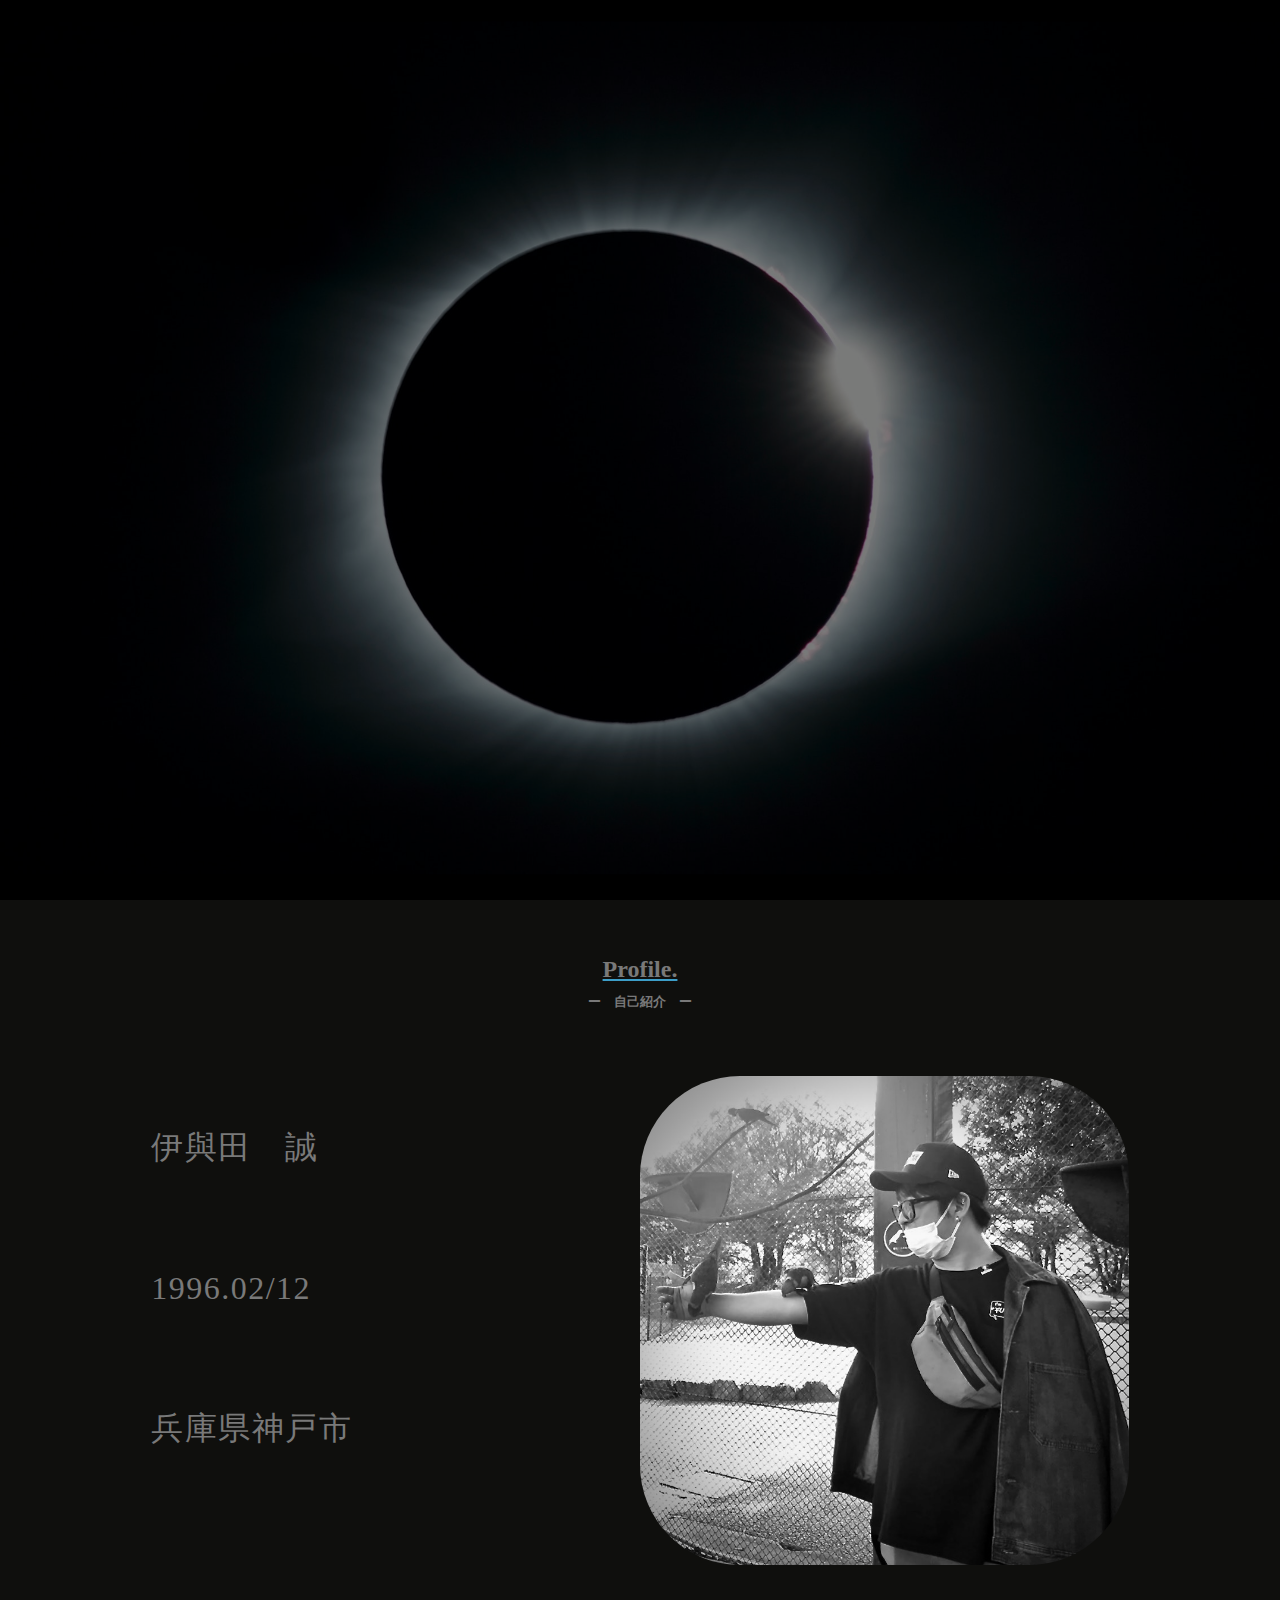
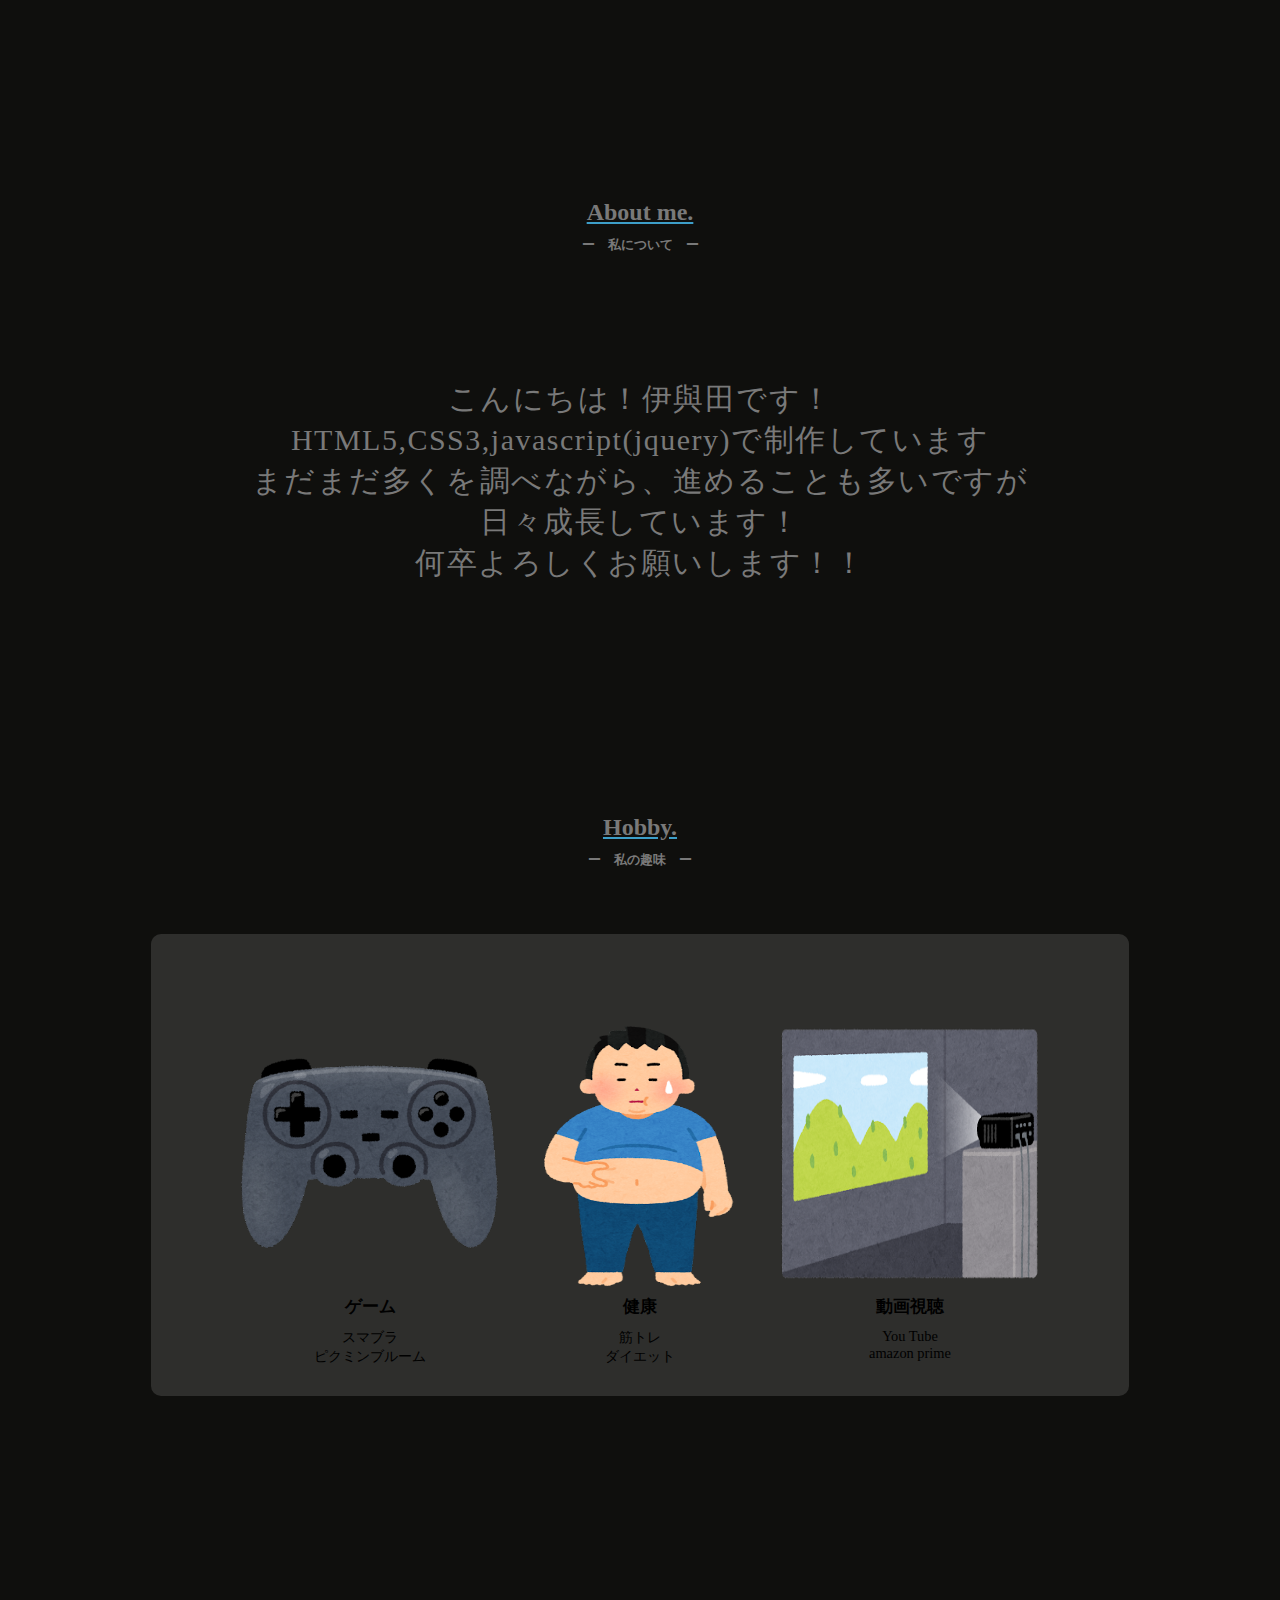
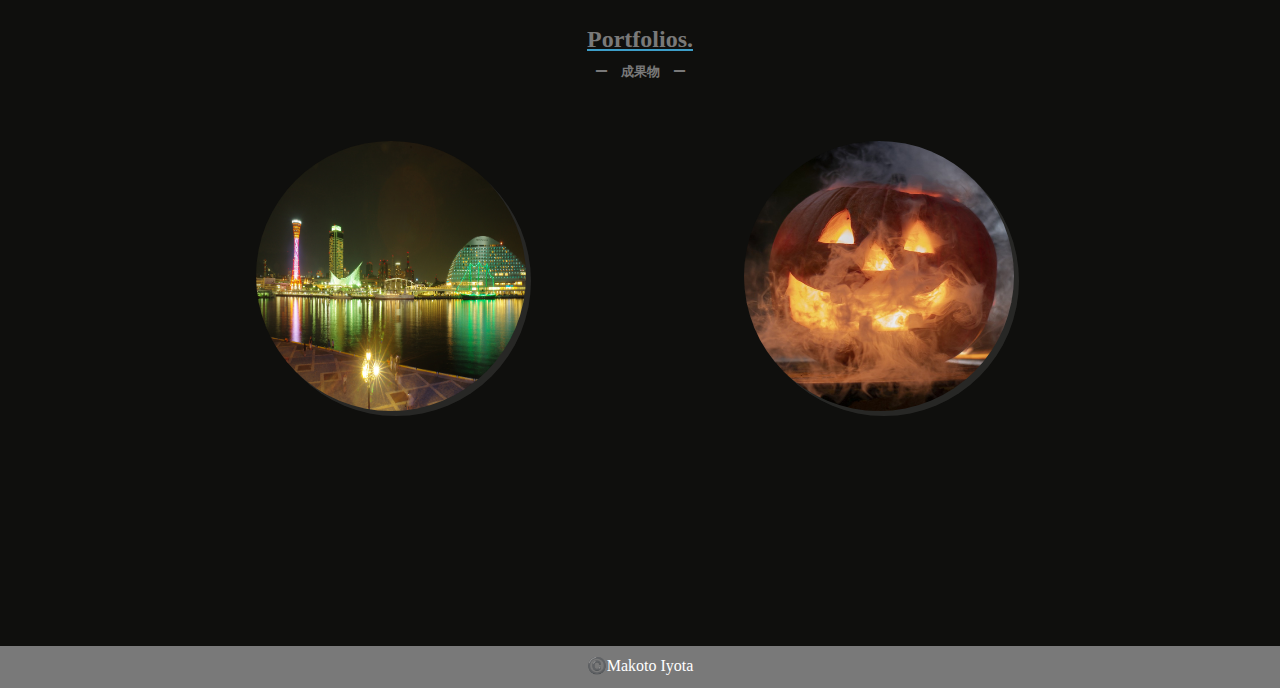
<file: index.html>
<!DOCTYPE html>
<html lang="ja">

<head>
    <meta charset="UTF-8">
    <meta name="viewport" content="width=device-width,iniial-scale=1.0,minimum-scale=1.0">
    <title>Portfolio</title>
    <link rel="stylesheet" href="style.css">
    <link rel="stylesheet" href="smartphone.css" media="screen and (max-width: 480px)">
    <script src="https://ajax.googleapis.com/ajax/libs/jquery/3.4.1/jquery.min.js">
    </script>
    <script src="index.js" type="text/javascript">
    </script>
</head>

<body>
    <header id="header">
        <h1 class="site-title">
            <a href="#mainvisual">
                <img class="moon" src="image/top-aicon.jpg" alt="moon">
            </a>
        </h1>

        <div class="hamburger">
            <span></span>
            <span></span>
            <span></span>
        </div>
        <nav class="globalMenuSp">

            <ul>
                <li>
                    <a href="#profile">Profile</a>
                </li>
                <li>
                    <a href="#about">About</a>
                </li>

                <li>
                    <a href="#hobby">Hobby</a>
                </li>
                <li>
                    <a href="#portfolios">Portfolios</a>
                </li>
                <li>
                    <a href="https://twitter.com/maKoto_wEb1" target="_blank">
                        <img class="icon" src="image/twitter-sign.png" alt="twitter">
                    </a>
                </li>
            </ul>

        </nav>

    </header>

    <main>
        <div id="mainvisual">
            <picture>
                <img src="image/mark-tegethoff-NbgQfUvKFE0-unsplash.jpg" alt="twitter">
            </picture>
        </div>
    </main>

    <section id="profile" class="wrapper">
        <div class="sec-title">
            <h2>Profile.</h2>
            <h5>ー　自己紹介　ー</h5>
        </div>
        <div class="sec">
            <ul>
                <li>伊與田　誠</li>
                <li>1996.02/12</li>
                <li>兵庫県神戸市</li>
            </ul>
            <picture>
                <img src="image/IMG_2988.JPG" alt="宣材写真">
            </picture>
        </div>
    </section>

    <section id="about" class="wrapper">
        <div class="sec-title">
            <h2>About me.</h2>
            <h5>ー　私について　ー</h5>
        </div>
        <p>こんにちは！伊與田です！
            <br>HTML5,CSS3,javascript(jquery)で制作しています
            <br>まだまだ多くを調べながら、進めることも多いですが
            <br>日々成長しています！
            <br>何卒よろしくお願いします！！
        </p>
    </section>

    <section id="hobby" class="wrapper">
        <div class="sec-title">
            <h2>Hobby.</h2>
            <h5>ー　私の趣味　ー</h5>
        </div>
        <div class="hobbys">
            <div class="hobby-desc">

                <div class="desc">
                    <img src="image/game_controller.png">
                    <div class="desc-top">
                        <h3>ゲーム</h3>

                        <p>スマブラ</p>
                        <p>ピクミンブルーム</p>
                    </div>
                </div>




                <div class="desc">
                    <img src="image/diet_before_man.png">
                    <div class="desc-top">
                        <h3>健康</h3>

                        <p>筋トレ</p>
                        <p>ダイエット</p>
                    </div>
                </div>




                <div class="desc">
                    <img src="image/projector_tousya.png">
                    <div class="desc-top">
                        <h3>動画視聴</h3>

                        <p>You Tube</p>
                        <p>amazon prime</p>
                    </div>

                </div>
            </div>
    </section>

    <section id="portfolios" class="wrapper">
        <div class="sec-title">
            <h2>Portfolios.</h2>
            <h5>ー　成果物　ー</h5>
        </div>
        <div class="folder">
            <a href="season/index-season.html">
                <img src="season/image-season/kobe.jpg">
            </a>
            <a href="halloween/halloween.html">
                <img src="halloween/image/jack-o-lantern.jpg">
            </a>
        </div>

    </section>

    <footer>
        <p>©️Makoto Iyota</p>
    </footer>

    <div class="start">
        <p><img src="image/mathew-schwartz-7YiZKj9A3DM-unsplash.jpg" alt=""></p>
    </div>
</body>

</html>
</file>
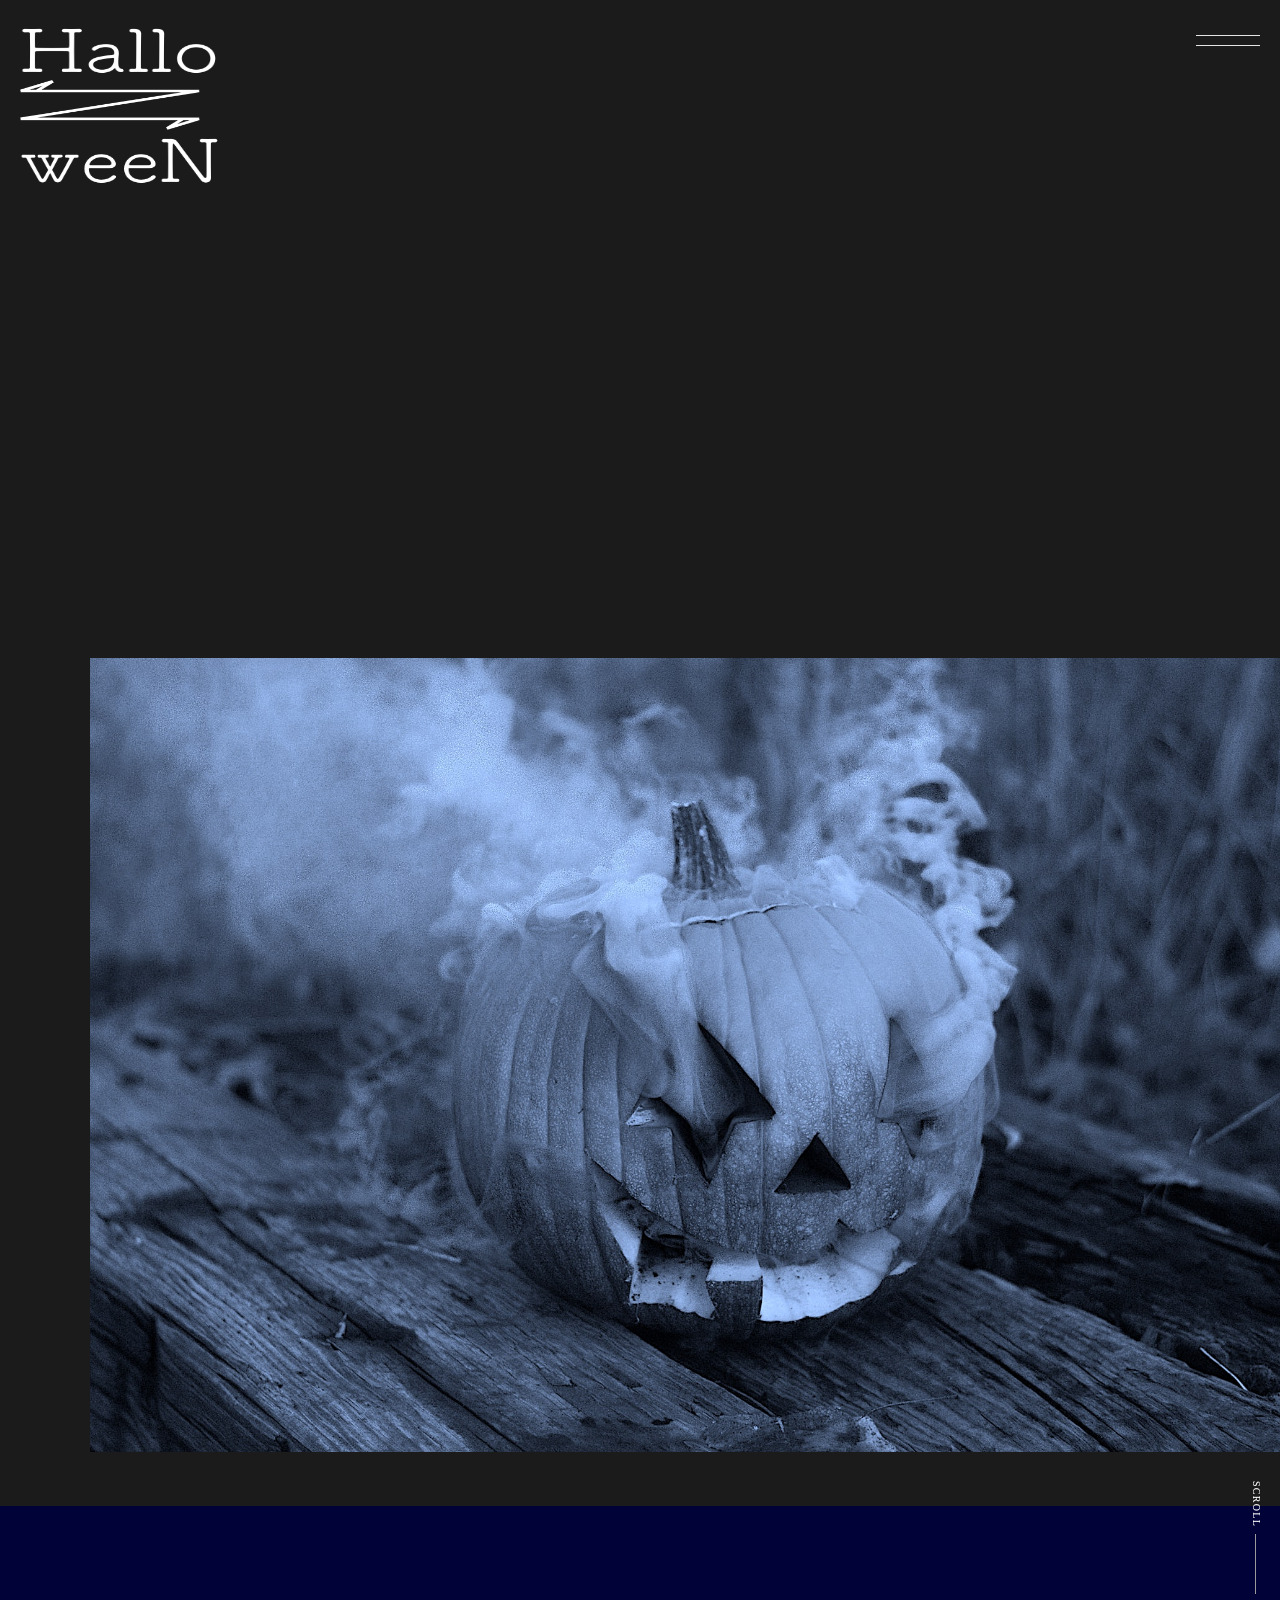
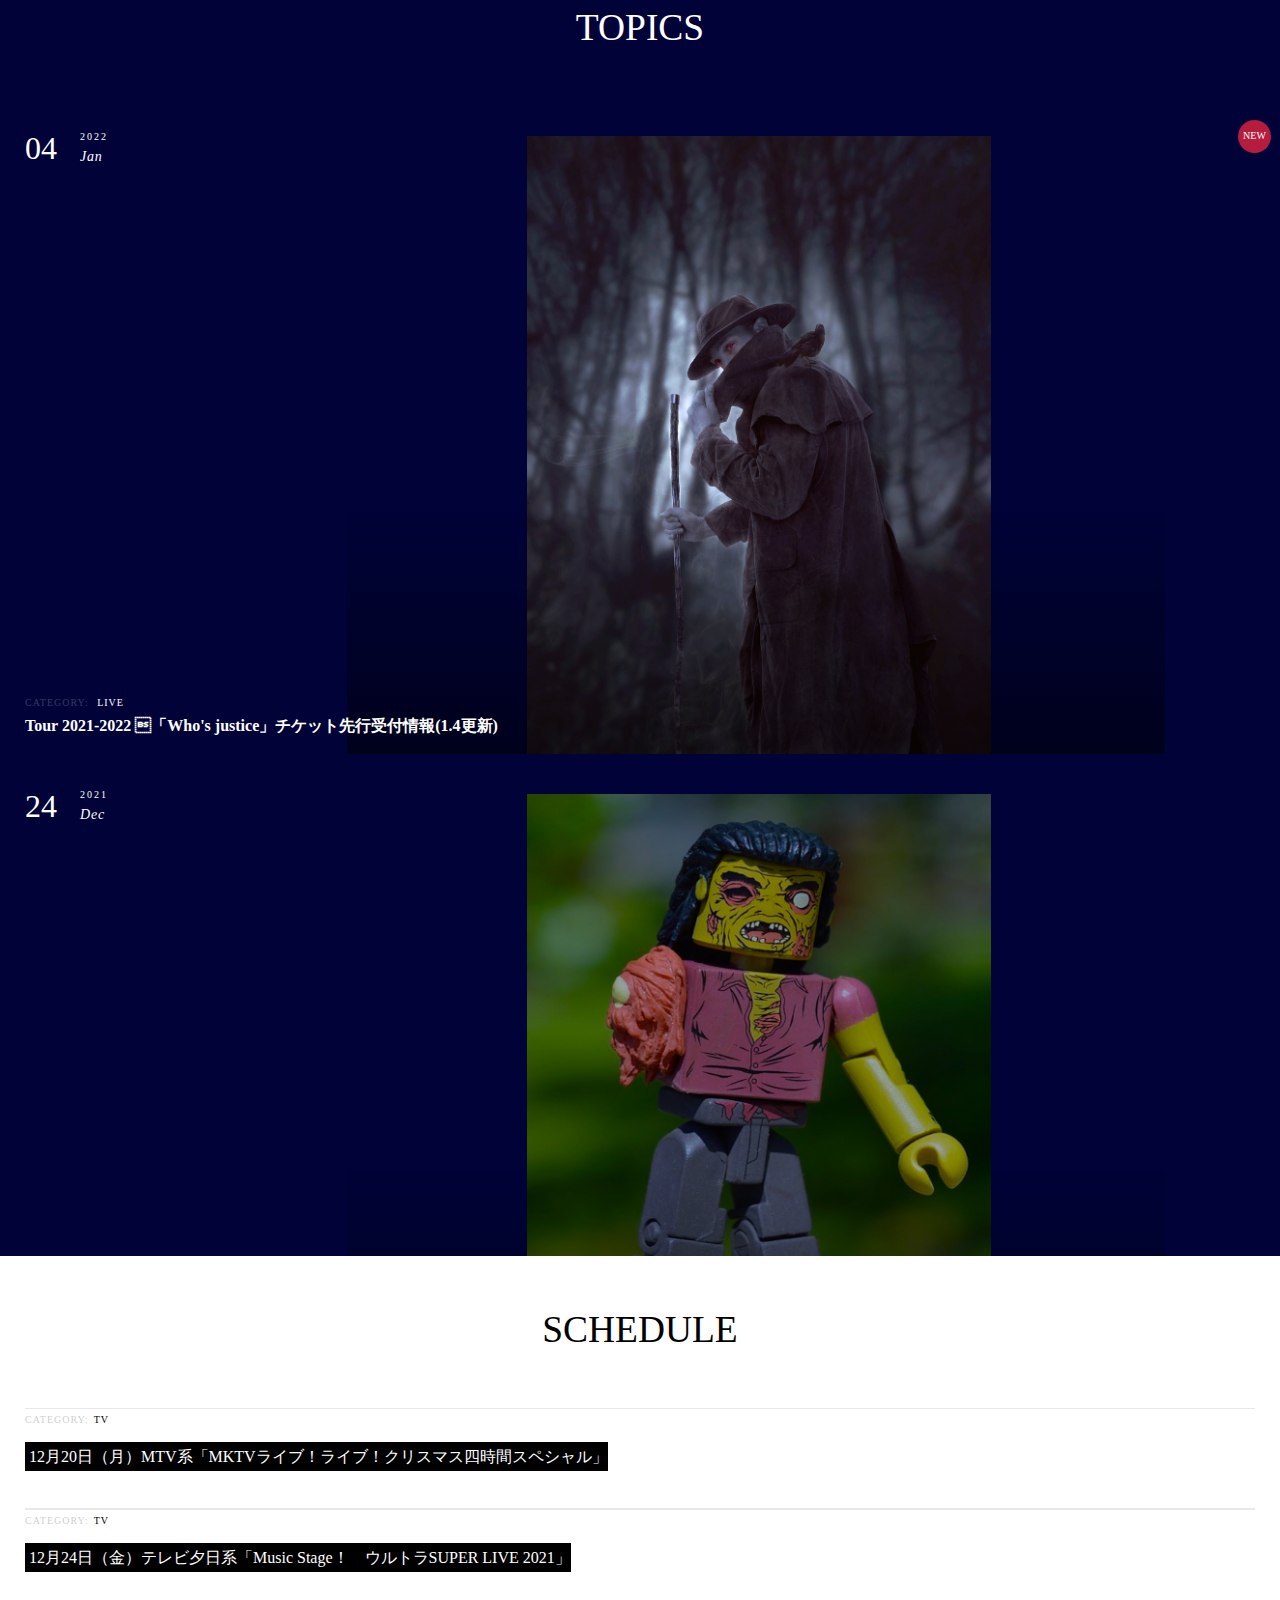
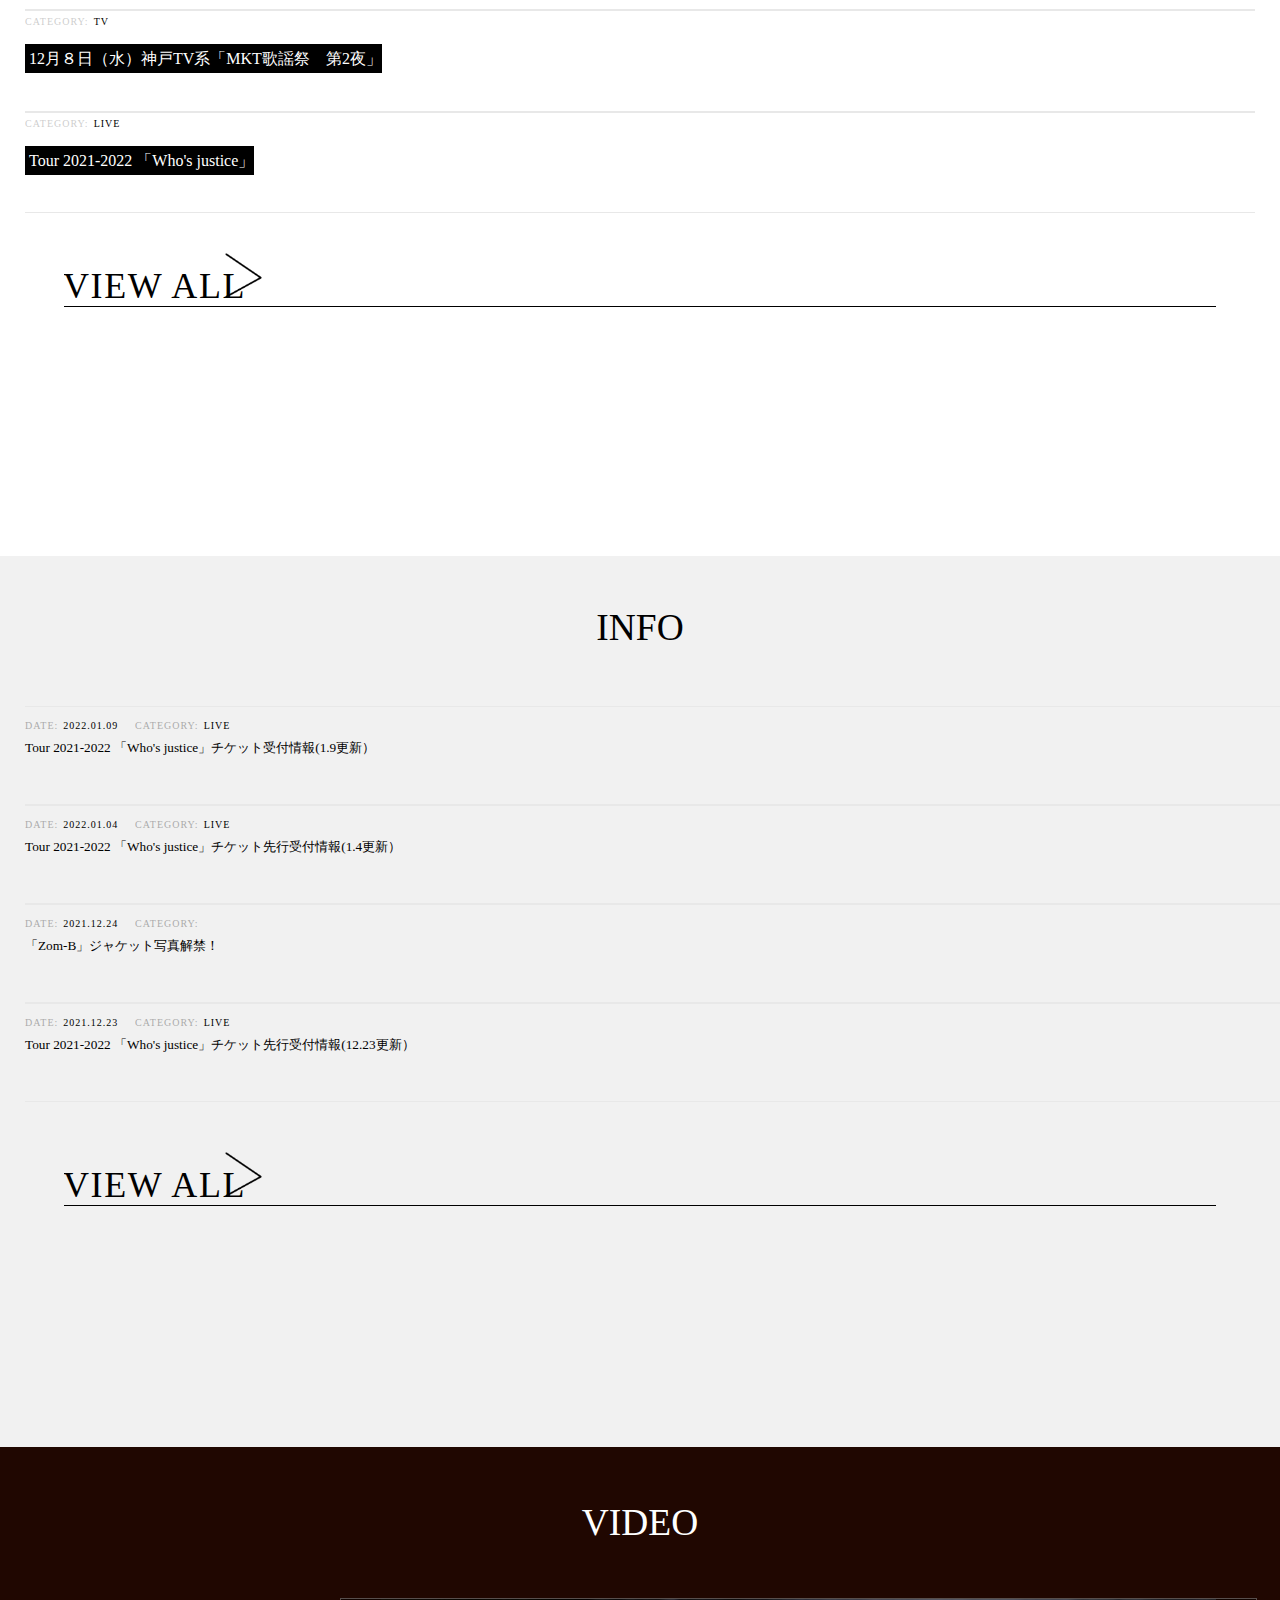
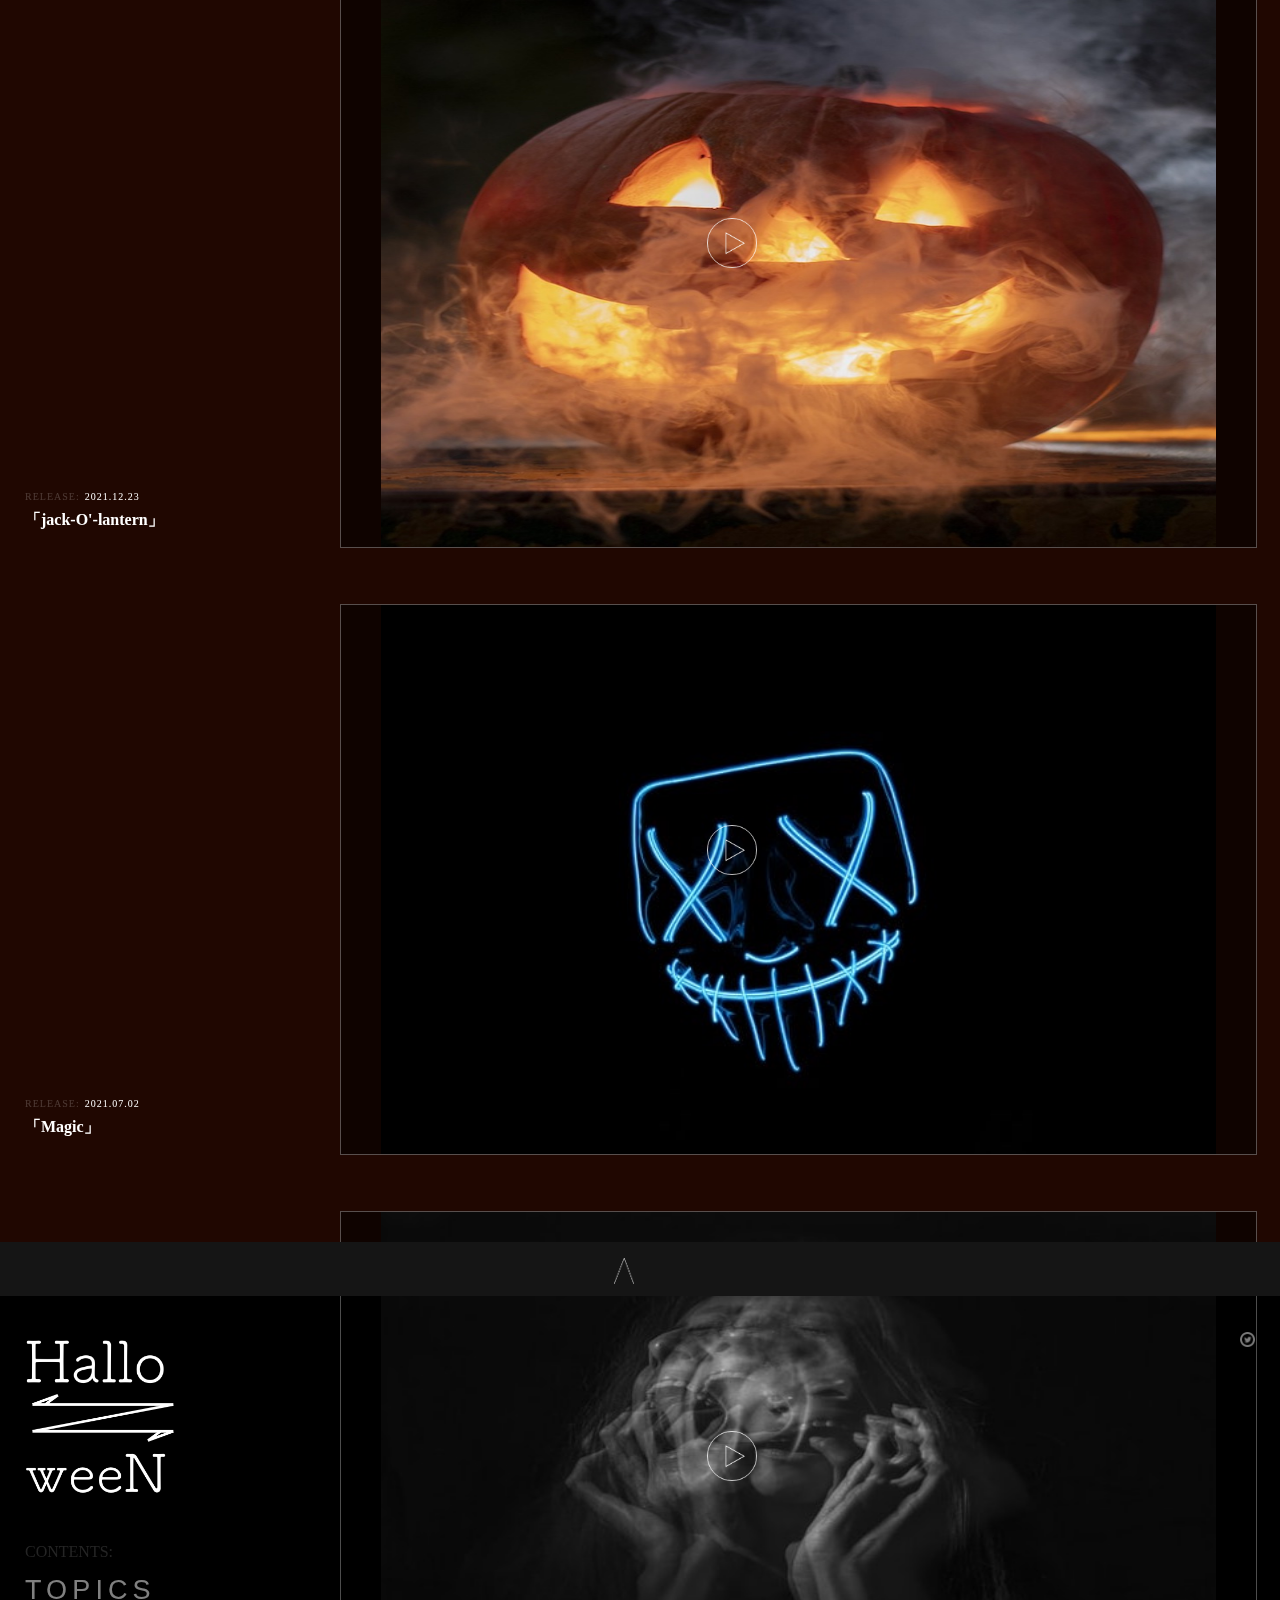
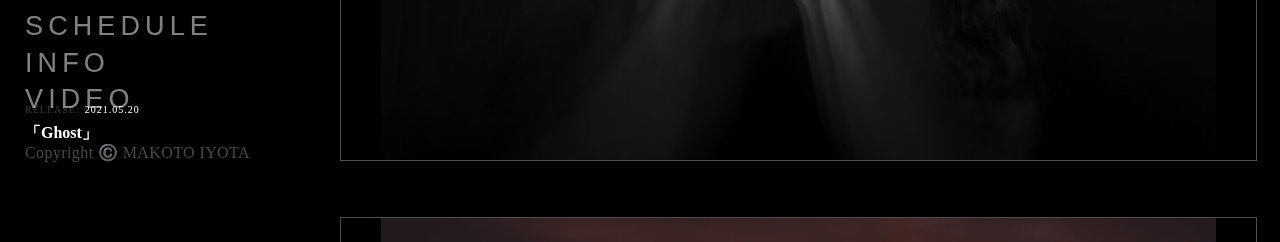
<file: halloween/halloween.html>
<!DOCTYPE html>
<html lang="ja">

<head>
    <meta charset="UTF-8">
    <meta name="viewport" content="width=device-width,minimum-scale=1.0">
    <title>Hallo-weeN</title>
    <link rel="stylesheet" href="cssreset.css">
    <link rel="stylesheet" href="halloween.css" media="screen and (min-width: 481px)">
    <link rel="stylesheet" href="halloween-smartphone.css" media="screen and (max-width: 480px)">
    <script src="https://ajax.googleapis.com/ajax/libs/jquery/3.4.1/jquery.min.js"></script>
    <script src="halloween.js" type="text/javascript"></script>
</head>

<body>

    <header id="header">
        <div class="logo2">
            <a href="#top">
                <img src="image/halloween-logo2.png" alt="logo-sub">
            </a>
        </div>

        <div class="logo">
            <a href="https://twitter.com/maKoto_wEb1" target="_blank">
                <img class="icon" src="image/facebook.png" alt="facebook">
            </a>

            <a href="https://twitter.com/maKoto_wEb1" target="_blank">
                <img class="icon" src="image/youtube.png" alt="youtube">
            </a>

            <a href="https://twitter.com/maKoto_wEb1" target="_blank">
                <img class="icon" src="image/twitter.png" alt="twitter">
            </a>
        </div>

        <div class="hamburger">
            <span></span>
            <span></span>
        </div>


    </header>

    <menu class="globalMenuSp">

        <div class="menu">
            <a href="halloween.html" class="m-logo">
                <div class="h">
                    <img src="image/hallo.png" class="hallo">
                </div>
                <div class="h">
                    <img src="image/x1.png" class="x">
                </div>
                <div class="h">
                    <img src="image/weeN.png" class="ween">
                </div>
            </a>

            <div class="m-l">
                <span>CONTENTS:</span>
                <div class="h">
                    <a href="sub.html">TOPICS</a>
                </div>
                <div class="h">
                    <a href="sub.html">SCHEDULE</a>
                </div>
                <div class="h">
                    <a href="sub.html">INFO</a>
                </div>
                <div class="h">
                    <a href="sub.html">VIDEO</a>
                </div>
                <div class="h">
                    <a href="https://twitter.com/maKoto_wEb1">CONTACT</a>
                </div>
            </div>
        </div>

    </menu>

    <main>
        <div id="mainvisual">
            <a href="halloween.html" class="logo1">
                <img src="image/hallo.png" class="hallo">
                <img src="image/x1.png" class="x">
                <img src="image/weeN.png" class="ween">
            </a>
            <p class="js-mv-img">
                <img class="topPhoto" src="image/halloween.png" alt="topPhoto">
            </p>
            <span class="scroll">
                <a href="#topics">
                SCROLL
                <i>
                </i>
                </a>
            </span>
        </div>

        <div class="s s-1" id="topics">

            <div class="s-title">
                <h3>
                    <span>TOPICS</span>
                    <img src="image/topics.png">
                </h3>
            </div>

            <div class="flex">
                <a href="sub.html" class="cell">
                    <span class="new">NEW</span>
                    <div class="date">
                        <strong>04</strong>
                        <p>2022</p>
                        <i>Jan</i>
                    </div>
                    <div class="t">
                        <div class="cat">
                            <span>CATEGORY:</span> LIVE
                        </div>
                        <h4 class="sub">Tour 2021-2022 「Who's justice」チケット先行受付情報(1.4更新)</h4>
                    </div>
                    <p class="img-wrap">
                        <img class="p-img" src="image/vampire.jpg">
                        <span class="grad"></span>
                    </p>
                </a>

                <a href="sub.html" class="cell">
                    <div class="date">
                        <strong>24</strong>
                        <p>2021</p>
                        <i>Dec</i>
                    </div>
                    <div class="t">
                        <div class="cat">
                            <span>CATEGORY:</span>NEWS
                        </div>
                        <h4 class="sub">「Zom-B」ジャケット写真解禁！</h4>
                    </div>
                    <div class="img-wrap">
                        <img class="p-img" src="image/zombie.jpg">
                        <span class="grad"></span>
                    </div>
                </a>

                <a href="sub.html" class="cell">
                    <div class="date">
                        <strong>23</strong>
                        <p>2021</p>
                        <i>Dec</i>
                    </div>
                    <div class="t">
                        <div class="cat">
                            <span>CATEGORY:</span>MUSIC
                        </div>
                        <h4 class="sub">新曲「jack-O'-lantern」リリース開始！</h4>
                    </div>
                    <p class="img-wrap">
                        <img class="p-img" src="image/jack-o-lantern.jpg">
                        <span class="grad"></span>
                    </p>
                </a>

                <a href="sub.html" class="cell">
                    <div class="date">
                        <strong>20</strong>
                        <p>2021</p>
                        <i>Dec</i>
                    </div>
                    <div class="t">
                        <div class="cat">
                            <span>CATEGORY:</span>NEWS
                        </div>
                        <h4 class="sub">「骸-skull-骨」Music Video 解禁！</h4>
                    </div>
                    <p class="img-wrap">
                        <img class="p-img" src="image/skull.jpg">
                        <span class="grad"></span>
                    </p>
                </a>
            </div>
        </div>

        <div class="s s-2" id="schedule">

            <div class="s-title">
                <h3>
                    <span>SCHEDULE</span>
                    <img src="image/schedule.png">
                </h3>
            </div>

            <div class="schedule">

                <a href="sub.html" class="cell">
                    <div class="t">
                        <div class="cat">
                            <span>CATEGORY:</span>TV
                        </div>
                    </div>
                    <h5 class="sub2">
                        <span>12月20日（月）MTV系「MKTVライブ！ライブ！クリスマス四時間スペシャル」</span>
                    </h5>
                </a>

                <a href="sub.html" class="cell">
                    <div class="t">
                        <div class="cat">
                            <span>CATEGORY:</span>TV
                        </div>
                    </div>
                    <h5 class="sub2">
                        <span>12月24日（金）テレビ夕日系「Music Stage！　ウルトラSUPER LIVE 2021」</span>
                    </h5>
                </a>

                <a href="sub.html" class="cell">
                    <div class="t">
                        <div class="cat">
                            <span>CATEGORY:</span>TV
                        </div>
                    </div>
                    <h5 class="sub2">
                        <span>12月８日（水）神戸TV系「MKT歌謡祭　第2夜」</span>
                    </h5>
                </a>

                <a href="sub.html" class="cell">
                    <div class="t">
                        <div class="cat">
                            <span>CATEGORY:</span>LIVE
                        </div>
                    </div>
                    <h5 class="sub2">
                        <span>Tour 2021-2022 「Who's justice」</span>
                    </h5>
                </a>
            </div>
            <a href="sub.html" class="view">
                <span>VIEW ALL</span>
                <img src="image/>.png">
            </a>

        </div>

        <div class="s s-3" id="info">

            <div class="s-title">
                <h3>
                    <span>INFO</span>
                    <img src="image/info.png">
                </h3>
            </div>

            <div class="info">

                <a href="sub.html" class="cell">
                    <div class="t">
                        <div class="date">
                            <span>DATE:</span>2022.01.09
                        </div>
                        <div class="cat">
                            <span>CATEGORY:</span>LIVE
                        </div>
                        <h5 class="sub3">Tour 2021-2022 「Who's justice」チケット受付情報(1.9更新）</h5>
                    </div>
                </a>

                <a href="sub.html" class="cell">
                    <div class="t">
                        <div class="date">
                            <span>DATE:</span>2022.01.04
                        </div>
                        <div class="cat">
                            <span>CATEGORY:</span>LIVE
                        </div>
                        <h5 class="sub3">Tour 2021-2022 「Who's justice」チケット先行受付情報(1.4更新）</h5>
                    </div>
                </a>

                <a href="sub.html" class="cell">
                    <div class="t">
                        <div class="date">
                            <span>DATE:</span>2021.12.24
                        </div>
                        <div class="cat">
                            <span>CATEGORY:</span>
                        </div>
                        <h5 class="sub3">「Zom-B」ジャケット写真解禁！</h5>
                    </div>
                </a>

                <a href="sub.html" class="cell">
                    <div class="t">
                        <div class="date">
                            <span>DATE:</span>2021.12.23
                        </div>
                        <div class="cat">
                            <span>CATEGORY:</span>LIVE
                        </div>
                        <h5 class="sub3">Tour 2021-2022 「Who's justice」チケット先行受付情報(12.23更新）</h5>
                    </div>
                </a>
            </div>

            <a href="sub.html" class="view">
                <span>VIEW ALL</span>
                <img src="image/>.png">
            </a>

        </div>

        <div class="s s-4" id="video">

            <div class="s-title">
                <h3>
                    <span>VIDEO</span>
                    <img src="image/video.png">
                </h3>
            </div>

            <div class="flex">

                <a href="sub.html" class="cell">
                    <div class="t">
                        <div class="cat">
                            <span>RELEASE:</span>2021.12.23
                        </div>
                        <h4 class="sub">「jack-O'-lantern」</h4>
                    </div>
                    <p class="img-wrap">
                        <img class="p-img" src="image/jack-o-lantern.jpg">
                        <img class="play" src="image/play.png">

                    </p>
                </a>

                <a href="sub.html" class="cell">
                    <div class="t">
                        <div class="cat">
                            <span>RELEASE:</span>2021.07.02
                        </div>
                        <h4 class="sub">「Magic」</h4>
                    </div>
                    <p class="img-wrap">
                        <img class="p-img" src="image/magic.jpg">
                        <img class="play" src="image/play.png">

                    </p>
                </a>

                <a href="sub.html" class="cell">
                    <div class="t">
                        <div class="cat">
                            <span>RELEASE:</span>2021.05.20
                        </div>
                        <h4 class="sub">「Ghost」</h4>
                    </div>
                    <p class="img-wrap">
                        <img class="p-img" src="image/ghost.jpg">
                        <img class="play" src="image/play.png">

                    </p>
                </a>

                <a href="sub.html" class="cell">
                    <div class="t">
                        <div class="cat">
                            <span>RELEASE:</span>2020.11.17
                        </div>
                        <h4 class="sub">「Pierrot」</h4>
                    </div>
                    <p class="img-wrap">
                        <img class="p-img" src="image/pielo.jpg">
                        <img class="play" src="image/play.png">

                    </p>
                </a>
            </div>

            <a href="sub.html" class="view">
                <span>YOUTUBE</span>
                <img src="image/>2.png">
            </a>

        </div>

        <footer>
            <a class="f" href="#mainvisual">
                <span class="to-top">
                    <img class="f-n-var" src="image/^.png" >
                 </span>
            </a>
            <div class="js-f">
                <div class="f-l">
                    <a href="halloween.html" class="f-logo">
                        <img src="image/hallo.png" class="l-hallo">
                        <img src="image/x1.png" class="l-x">
                        <img src="image/weeN.png" class="l-ween">
                    </a>
                    <div class="l-u">

                        <a href="https://twitter.com/maKoto_wEb1" target="_blank">
                            <img class="icon" src="image/facebook.png" alt="facebook">
                        </a>

                        <a href="https://twitter.com/maKoto_wEb1" target="_blank">
                            <img class="icon" src="image/youtube.png" alt="youtube">
                        </a>

                        <a href="https://twitter.com/maKoto_wEb1" target="_blank">
                            <img class="icon" src="image/twitter.png" alt="twitter">
                        </a>

                    </div>
                </div>
                <div class="f-m">
                    <div class="cell c-1">
                        <span>CONTENTS:</span>
                        <a href="sub.html">TOPICS</a>
                        <a href="sub.html">SCHEDULE</a>
                        <a href="sub.html">INFO</a>
                        <a href="sub.html">VIDEO</a>
                    </div>

                    <div class="cell c-2">
                        <span>MEMBERS ONLY:</span>
                        <a href="../index.html">MOON</a>
                        <a href="../season/index-season.html">SEASON</a>
                    </div>
                </div>

                <div class="cr">
                    Copyright ©️ MAKOTO IYOTA
                </div>
            </div>
        </footer>

    </main>

    <div class="start">
        <p><video src="image/loading.m4v" autoplay muted></p>
    </div>
</body>

</html>
</file>
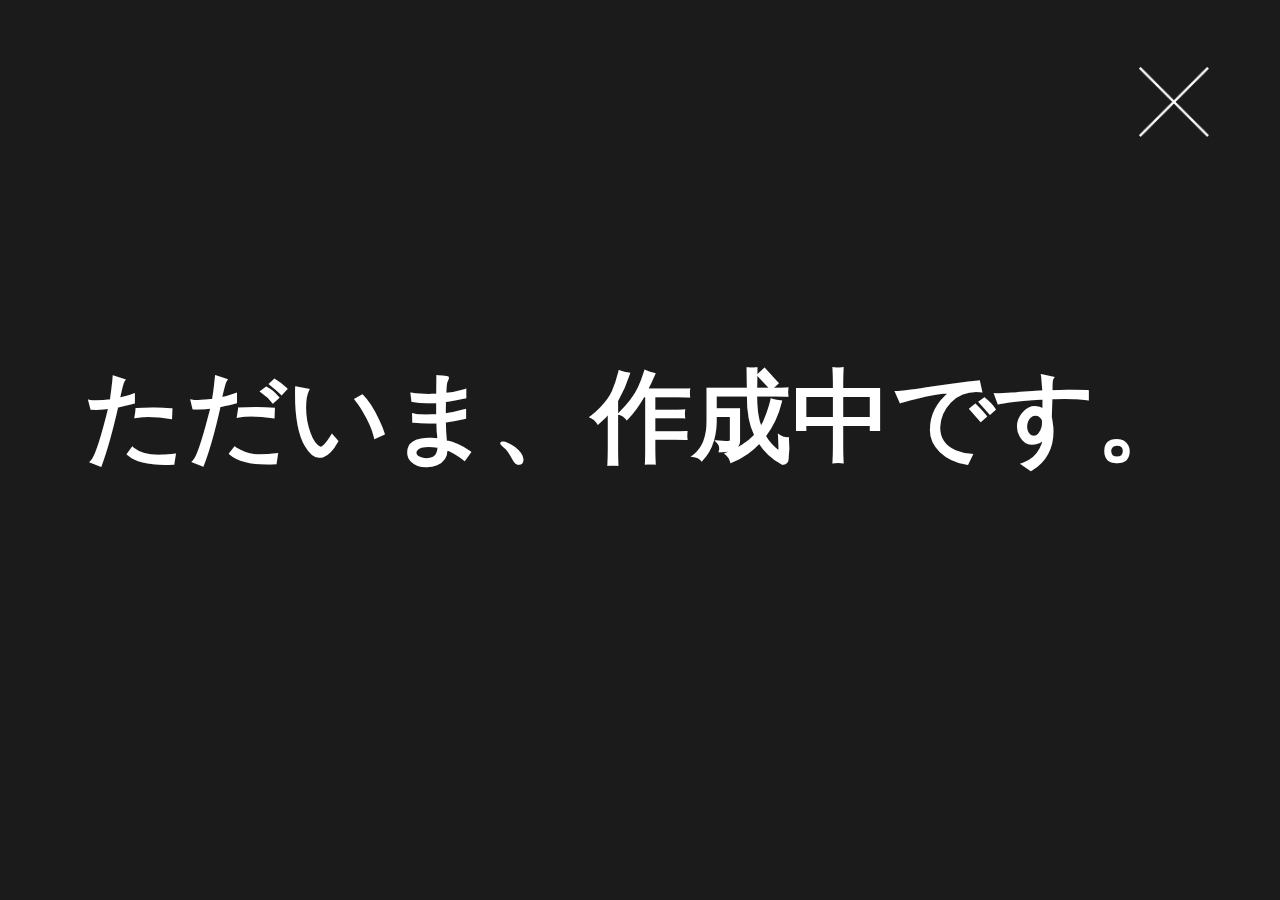
<file: halloween/sub.html>
<!DOCTYPE html>
<html lang="ja">



<head>
    <meta charset="UTF-8">
    <meta name="viewport" content="width=device-width,iniial-scale=1.0,minimum-scale=1.0">
    <link rel="stylesheet" href="halloween-sub.css">
</head>

<body>
    <div class="s-t">
        <div class="back-b">
            <a href="halloween.html">
                <img src="image/back-b.png">
            </a>
        </div>
        <h1>ただいま、作成中です。</h1>
    </div>
</body>
<footer></footer>

</html>
</file>
<file: smartphone.css>
/* スマホ　*/

@media screen and (max-width: 480px) {
    /* ALL */
    .wrapper {
        max-width: 1080px;
        margin: 0 auto 150px auto;
        font-size: 0.9rem;
        padding: 0 4%;
    }
    /* header */
    /*　ハンバーガーメニューボタン　*/
    .hamburger {
        display: block;
        position: fixed;
        z-index: 3;
        right: 20px;
        top: 20px;
        width: 42px;
        height: 42px;
        cursor: pointer;
        text-align: center;
    }
    .hamburger span {
        display: block;
        position: absolute;
        width: 30px;
        height: 2px;
        left: 6px;
        background: #797979;
        -webkit-transition: 0.3s ease-in-out;
        -moz-transition: 0.3s ease-in-out;
        transition: 0.3s ease-in-out;
    }
    .hamburger span:nth-child(1) {
        top: 10px;
    }
    .hamburger span:nth-child(2) {
        top: 20px;
    }
    .hamburger span:nth-child(3) {
        top: 30px;
    }
    /* スマホメニューを開いてる時のボタン */
    .hamburger.active span:nth-child(1) {
        top: 16px;
        left: 6px;
        background: #797979;
        -webkit-transform: rotate(-45deg);
        -moz-transform: rotate(-45deg);
        transform: rotate(-45deg);
    }
    .hamburger.active span:nth-child(2),
    .hamburger.active span:nth-child(3) {
        top: 16px;
        background: #797979;
        -webkit-transform: rotate(45deg);
        -moz-transform: rotate(45deg);
        transform: rotate(45deg);
    }
    /* メニュー背景　*/
    nav.globalMenuSp {
        position: fixed;
        z-index: 2;
        top: 0;
        left: 0;
        color: rgba(120, 120, 120);
        background: rgba(15, 15, 13, 0.9);
        text-align: center;
        width: 100%;
        transform: translateX(100%);
        transition: all 0.5s;
        border: solid 2px rgba(121, 121, 121);
    }
    nav.globalMenuSp ul {
        margin: 0 auto;
        padding: 0;
        width: 100%;
    }
    nav.globalMenuSp ul li {
        list-style-type: none;
        padding: 0;
        width: 100%;
        transition: .4s all;
    }
    nav.globalMenuSp ul li:last-child {
        padding-bottom: 0;
    }
    nav.globalMenuSp ul li:hover {
        background: #3d9ec8;
    }
    nav.globalMenuSp ul li a {
        display: block;
        color: black;
        padding: 1em 0;
        text-decoration: none;
    }
    /* クリックでjQueryで追加・削除 */
    nav.globalMenuSp.active {
        opacity: 100;
        display: block;
        transform: translateX(0%);
    }
    #header ul {
        flex-flow: column;
    }
    #header li a {
        font-size: 20px;
        color: #797979;
    }
    #header li img.icon {
        width: 40px;
        border-radius: 83%;
        border: 1px solid #797979;
        background-color: #797979;
    }
    /* mainvisuale */
    #mainvisual img {
        width: 100%;
        max-width: 100%;
        height: 250px;
        object-fit: cover;
    }
    /* Profile */
    #profile li {
        padding: 20px 0;
        font-size: 15px;
    }
    /* about */
    #about p {
        font-size: 12.5px;
    }
    /* hobby */
    .hobbys {
        display: flex;
        flex-direction: row;
        justify-content: space-evenly;
        align-items: center;
        vertical-align: top;
        background-color: rgba(255, 255, 255, 0.131);
        padding: 10px;
    }
    .hobby-desc {
        margin: 10px;
    }
    .desc>img {
        margin-top: 10%;
        height: auto;
    }
    .desc {
        width: 100%;
        background-color: rgba(194, 255, 216, 0.679);
        padding: 5px;
        margin: 2px;
        border-radius: 10%;
        text-align: center;
        display: flex;
        flex-direction: column;
        align-items: center;
        justify-content: center;
    }
    .desc p {
        font-size: 10px;
    }
    .desc h3 {
        margin-bottom: 5px;
        font-size: 15px;
    }
    /* portfolios */
    .folder {
        align-items: baseline;
    }
    #portfolios a {
        padding-bottom: 10px;
        width: 90px;
        height: 90px;
    }
    #portfolios img {
        width: 90px;
        height: 90px;
        top: 0px;
        left: 0px;
    }
    /* footer */
    footer {
        background-color: #797979;
        height: 26px;
    }
    footer p {
        color: white;
        text-align: center;
        font-size: 15px;
        padding-top: 0px;
    }
}
</file>
<file: halloween/halloween.css>
html {
    background-color: #1B1B1B;
    color: #fff;
}

.s {
    position: relative;
}

a {
    text-decoration: none;
    color: #fff;
}

div {
    display: block;
}

main {
    overflow: hidden;
    display: block;
}


/* hamburger */

.hamburger {
    display: block;
    position: fixed;
    right: 20px;
    top: 0px;
    width: 70px;
    height: 70px;
    cursor: pointer;
    text-align: center;
}

.hamburger span {
    display: block;
    position: absolute;
    width: 64px;
    height: 1px;
    left: 6px;
    background: #fff;
    -webkit-transition: 1.5s ease-in-out;
    -moz-transition: 1.5s ease-in-out;
    transition: 1.5s ease-in-out;
}

.hamburger span:nth-child(1) {
    top: 35px;
}

.hamburger span:nth-child(2) {
    top: 45px;
}


/* メニューを開いてる時のボタン */

.hamburger.active span:nth-child(1) {
    top: 40px;
    background: white;
    -webkit-transform: rotate(-200deg);
    -moz-transform: rotate(-200deg);
    transform: rotate(-200deg);
    transition-duration: 1.5s;
}

.hamburger.active span:nth-child(2) {
    top: 40px;
    background: white;
    -webkit-transform: rotate(200deg);
    -moz-transform: rotate(200deg);
    transform: rotate(200deg);
    transition-duration: 1.5s;
}


/* メニュー背景　*/

menu.globalMenuSp {
    position: fixed;
    z-index: -99;
    top: 0;
    left: 0;
    color: white;
    background: rgba(0, 0, 0, 1);
    width: 100%;
    height: 100vh;
    opacity: 0;
    transition: opacity .7s, z-index .5s;
}

menu.globalMenuSp .m-logo {
    width: 150px;
    height: 150px;
    display: block;
    position: absolute;
    top: 50px;
    left: 30px;
    overflow: hidden;
}

.m-logo .hallo,
.m-logo .ween {
    width: 150px;
    height: 50px;
}

.m-logo .x {
    width: 145px;
    height: 40px;
    padding-left: 10px;
}

.m-logo .h img,
.m-l a {
    transform: translateY(100%);
    transition: transform 2s;
}

.m-l {
    font-size: 70px;
    font-family: Jost-Thin;
    font-weight: 300;
    opacity: .7;
    display: flex;
    flex-direction: column;
    text-align: right;
    position: absolute;
    bottom: 0;
    right: 0;
}

.m-l span {
    font-size: 15px;
    opacity: .5;
    display: inline-block;
    margin-right: 5px;
}

.t-up {
    display: block;
    transform: translateY(0%)!important;
}

.h {
    overflow: hidden;
}


/* クリックでjQueryで追加・削除 */

menu.globalMenuSp.active {
    display: block;
    transform: translateX(0%);
    opacity: 1;
    z-index: 99;
}


/* header */

#header {
    height: 60px;
    width: 100vw;
    z-index: 100;
    mix-blend-mode: difference;
    position: fixed;
    top: 0;
    left: 0;
    transition: all 1s ease-out;
}

.slideOn {
    transform: translateY(-20px);
    transition: all 1s;
}

.logo2 img {
    height: 18px;
    width: 200px;
    margin: 30px 0 38px 0;
    position: relative;
    top: 0px;
    left: 20px;
    float: left;
}

header .logo {
    display: none;
}


/* mainvisual */

#mainvisual {
    width: 100%;
    height: 120vw;
    position: relative;
    color: #fff;
    z-index: 1
}

.logo1 {
    display: block;
    height: 180px;
    width: 200px;
    z-index: 10;
    position: relative;
    top: 20px;
    left: 20px;
}

.hallo,
.ween {
    height: 60px;
    width: 200px;
    display: block;
    transition: all .75s ease;
}

.x {
    height: 50px;
    width: 180px;
    display: block;
    transition: all .75s ease;
}

.js-mv-img {
    height: 62vw;
    width: calc(100%-25px);
    z-index: 9;
    position: absolute;
    bottom: 5.5%;
    right: 0%;
    transition: all .5s ease-out;
}

.topPhoto {
    height: 100%;
    width: 100%;
}

.scroll {
    cursor: pointer;
    position: absolute;
    bottom: -50px;
    right: 10px;
    width: 105px;
    height: 30px;
    padding-top: 8px;
    font-size: 10px;
    color: #fff;
    letter-spacing: 1.3px;
    transform: rotate(90deg) translate3d(30px, 0, 0);
    transform-origin: right top;
    z-index: 10;
}

.scroll i {
    position: absolute;
    top: 14px;
    right: -8px;
    width: 60px;
    height: 1px;
    background-color: white;
    overflow: hidden;
}

.scroll i:before {
    display: block;
    content: '';
    background-color: #000;
    position: absolute;
    top: 0;
    left: 0;
    opacity: .4;
    width: 100%;
    height: 1px;
    transform: translate3d(0, 0, 0);
    animation-name: scroll;
    animation-duration: 3s;
    animation-timing-function: ease;
    animation-delay: 0s;
    animation-iteration-count: infinite;
    animation-direction: normal;
    animation-fill-mode: none;
}

@keyframes scroll {
    0% {
        transform: translate3d(-100%, 0, 0)
    }
    100% {
        transform: translate3d(100%, 0, 0)
    }
}

.scroll a {
    text-decoration: none;
    color: #fff;
}


/* topics */

.s-1 {
    background-color: #000238;
    height: 150vh;
    z-index: 0;
    position: relative;
    margin-top: -30px;
    padding-top: 100px;
    padding-bottom: 16px;
    color: #fff
}

.s-title {
    width: 100%;
    position: absolute;
    margin-bottom: 38px;
    z-index: 10;
}

.s-title span {
    display: block;
    font-family: Noteworthy;
    font-size: 200%;
    font-weight: 300;
    text-align: center;
    position: relative;
}

.s-title img {
    display: none;
}

.flex {
    position: relative;
    top: 130px;
    z-index: 10;
    width: 100%;
    padding: 0 25px;
}

.flex .cell {
    display: block;
    position: relative;
    margin-bottom: 40px;
    width: 100%;
}

.new {
    font-size: 10px;
    font-weight: 100;
    color: #fff;
    background: #b51c3d;
    width: 33px;
    height: 33px;
    border-radius: 100%;
    position: absolute;
    top: -16px;
    right: -16px;
    z-index: 10;
    text-align: center;
    padding-top: 10px;
    font-family: jost-b;
}

.date {
    font-family: Noteworthy;
    position: absolute;
    top: 0;
    left: 0;
}

.date strong {
    line-height: .8;
    font-weight: 400;
    font-size: 32px;
}

.date p {
    position: absolute;
    top: -5px;
    left: 0;
    margin-left: 55px;
    letter-spacing: 2px;
    font-size: 10px;
}

.date i {
    position: absolute;
    top: 13px;
    left: 0;
    margin-left: 55px;
    letter-spacing: .8px;
    font-size: 14px;
}

.t {
    position: absolute;
    bottom: 17px;
    left: 0;
    z-index: 3;
    width: 86%
}

.cat {
    font-family: Noteworthy;
    font-size: 10px;
    font-weight: 300;
    letter-spacing: 1px;
    margin-bottom: 8px;
}

.cat span {
    opacity: .2;
    display: inline-block;
    margin-right: 5px;
}

.t sub {
    font-size: 20px;
    font-weight: 100;
}

.cell .img-wrap {
    position: relative;
    width: 63.9vw;
    height: 48.27vw;
    margin-left: 26.2%;
    z-index: 0;
    overflow: hidden;
}

@keyframes img-back {
    0% {
        background-color: rgba(255, 255, 255, 0);
    }
    50% {
        background-color: rgba(255, 255, 255, 0.211);
    }
    100% {
        background-color: rgba(255, 255, 255, 0);
    }
}

.img-wrap .p-img {
    height: 100%;
    margin: 0 22%;
    transition: all .5s ease-in-out;
    -webkit-transition: all .5s ease-in-out;
    -moz-transition: all .5s ease-in-out;
    position: absolute;
    top: 0;
    left: 0;
    z-index: -1;
}

.img-wrap .grad {
    display: block;
    width: 100%;
    height: 40%;
    position: absolute;
    bottom: 0;
    left: 0;
    background: linear-gradient(180deg, rgba(0, 0, 0, 0) 0, rgba(0, 0, 0, .5) 100%);
    z-index: -1;
}


/* schedule */

.s-2 {
    height: 100vh;
    background-color: #fff;
    padding: 52px 0 70px 0;
}

#schedule .s-title h3 span {
    color: #000;
}

.schedule {
    margin-bottom: 70px;
    width: 100%;
    padding: 0 25px;
    position: relative;
    top: 100px;
}

.schedule .cell {
    display: block;
    border-top: 1px solid #e8e8e8;
    border-bottom: 1px solid #e8e8e8;
    width: 100%;
    position: relative;
    padding: 30px 0;
}

.schedule .cell .t {
    display: block;
    color: black;
    position: absolute;
    top: 5px;
    left: 0;
    z-index: 3;
    width: 86%
}

.sub2 {
    position: relative;
    overflow: hidden;
    display: inline-block;
    font-weight: 100;
    font-size: 16px;
    line-height: 1.8;
}

.sub2 span {
    background-color: #000;
    display: inline;
    position: relative;
    line-height: 2.2;
    padding: 6px 0 6px 4px;
    z-index: 3;
}

.view {
    color: #000;
    position: relative;
    top: 70px;
    font-size: 36px;
    font-weight: 100;
    font-family: Noteworthy;
    letter-spacing: 1.6px;
    width: 90%;
    text-indent: -1px;
    display: block;
    overflow: hidden;
    margin: 0 auto;
}

.view::before,
.view::after {
    display: block;
    content: '';
    position: absolute;
    bottom: 0;
    left: 0;
    width: 100%;
    height: 1px;
    background-color: #000;
}

.view::after {
    z-index: 1;
    background-color: rgba(255, 255, 255, .8);
    transform: translate3d(-100%, 0, 0)
}

.view span {
    transition: all 1.4s;
}

.view img {
    position: relative;
    right: 30px;
    height: 45px;
    animation-name: img-opa;
    animation-duration: 2s;
    animation-timing-function: ease;
    animation-iteration-count: 1;
    animation-direction: normal;
    animation-fill-mode: forwards;
}

@keyframes img-opa {
    0% {
        transform: translate3d(30px, 0, 0);
        opacity: 1;
    }
    50% {
        transform: translate3d(-20px, 0, 0);
        opacity: .1;
    }
    100% {
        transform: translate3d(-20px, 0, 0);
        opacity: 0;
    }
}

@keyframes img-opa2 {
    0% {
        opacity: 0;
    }
    50% {
        opacity: 0;
        transform: translate3d(-20px, 0, 0);
    }
    100% {
        transform: translate3d(30px, 0, 0);
        opacity: 1;
    }
}


/* info */

.s-3 {
    height: 99vh;
    color: #000;
    background-color: #f1f1f1;
    padding: 50px 0 60px 0;
}

.s-3 .s-title {
    color: #000;
    margin-bottom: 40px;
}

.info {
    position: relative;
    top: 100px;
}

.info .cell {
    color: #000;
    display: block;
    width: 100%;
    border-top: 1px solid #e8e8e8;
    border-bottom: 1px solid #e8e8e8;
    padding: 30px 0;
    margin: 0 25px;
    position: relative;
}

.info .cell .t {
    position: relative;
}

.info .cell .date {
    font-family: Noteworthy;
    font-size: 10px;
    font-weight: 300;
    letter-spacing: 1px;
    margin-bottom: 8px;
}

.info .cell .date span {
    opacity: .3;
    display: inline-block;
    margin-right: 5px;
}

.info .cell .t .cat {
    position: relative;
    left: 110px;
}

.info .cell .t .cat span {
    opacity: .3;
}

.sub3 {
    font-weight: 100;
}

.s-3 .view {
    top: 150px;
}


/* video */

.s-4 {
    height: 155vh;
    background-color: #200701;
    padding: 54px 0 72px 0;
    z-index: 8;
}

.s-4 .s-title {
    position: relative;
    margin-bottom: 38px
}

.s-4 .flex {
    position: relative;
    top: 0px;
    width: 100%;
    margin: 25px 0;
}

.s-4 .cell {
    color: #fff;
    width: 100%;
    padding-top: 16px;
    margin-bottom: 40px;
}

.s-4 .cell .img-wrap {
    margin-left: 25.6%;
    width: 74.6%;
    height: 43vw;
    overflow: hidden;
    position: relative;
    z-index: -2;
}

.s-4 .p-img {
    width: 100%;
    background-color: #00000082;
    margin: 0;
    padding: 0 40px;
    border: 1px solid rgba(255, 255, 255, .3);
}

.play {
    width: 50px;
    height: 50px;
    position: absolute;
    top: 40%;
    left: 40%;
}

.s-4 .view {
    color: #fff;
}

.s-4 .view::before {
    background-color: #fff;
}

.s-4 .view::after {
    background-color: #1B1B1B;
}


/* footer */

footer {
    color: #fff;
    background-color: #000;
    position: relative;
    padding-bottom: 60px;
    overflow: hidden;
}

footer::before {
    width: 100%;
    height: 1px;
    background-color: #fff;
    opacity: .5;
    display: block;
    content: '';
    position: absolute;
    top: 5px;
    left: 0;
}

.f {
    background-color: #151515;
    width: 100%;
    position: relative;
    z-index: 10;
}

.to-top {
    height: 54px;
    display: block;
    background-color: #151515;
    position: relative;
}

.f-n-var {
    width: 20px;
    height: 26px;
    position: absolute;
    top: 30%;
    left: 48%;
}

.js-f {
    position: relative;
    top: -20px;
}

.f-l {
    position: relative;
    padding: 0 25px;
    z-index: 0;
}

.f-logo {
    display: block;
    margin-top: 56px;
    width: 142px;
    height: 125px;
}

.f-logo img {
    width: 100%;
}

.f-logo .l-x {
    margin-left: 5%;
}

.l-u {
    display: flex;
    justify-content: space-between;
    width: 100px;
    position: absolute;
    top: 0;
    right: 25px;
}

.l-u .icon {
    height: 15px;
}

.f-m {
    display: flex;
    justify-content: space-between;
    padding: 56px 25px 50px 25px;
    position: relative;
    top: 30px;
}

footer .cell {
    display: flex;
    flex-direction: column;
}

footer .cell a,
footer .cell span {
    font-weight: 300;
    opacity: .5;
}

footer .c-1 {
    width: 54%;
    position: relative;
}

footer .c-1 span {
    font-size: 1rem;
    color: #494949;
    letter-spacing: 0;
    margin-bottom: 17px;
}

footer .c-1 a {
    font-size: 27px;
    font-family: jost-b, "Yu Gothic", YuGothic, sans-serif;
    letter-spacing: .4vw;
    line-height: .9;
    margin-bottom: 12px;
}

footer .c-2 {
    width: 38%;
    position: relative;
}

footer .c-2 span {
    font-size: 1rem;
    color: #494949;
    letter-spacing: 0;
    margin-bottom: 17px;
}

footer .c-2 a {
    font-size: 27px;
    font-family: jost-b, "Yu Gothic", YuGothic, sans-serif;
    letter-spacing: .4vw;
    line-height: .9;
    margin-bottom: 12px;
    color: #fff;
}

.cr {
    color: #494949;
    font-size: 1rem;
    letter-spacing: .4px;
    margin-left: 25px;
}


/* load */

.start,
.start p {
    display: none;
    opacity: 0;
}
</file>
<file: halloween/halloween-smartphone.css>
html {
    background-color: #1B1B1B;
    color: #fff;
}

.s {
    position: relative;
}

a {
    text-decoration: none;
    color: #fff;
}

div {
    display: block;
}

main {
    overflow: hidden;
    display: block;
}


/* hamburger */

.hamburger {
    display: block;
    position: fixed;
    right: 20px;
    top: 0px;
    width: 70px;
    height: 70px;
    cursor: pointer;
    text-align: center;
}

.hamburger span {
    display: block;
    position: absolute;
    width: 64px;
    height: 1px;
    left: 6px;
    background: #fff;
    -webkit-transition: 1.5s ease-in-out;
    -moz-transition: 1.5s ease-in-out;
    transition: 1.5s ease-in-out;
}

.hamburger span:nth-child(1) {
    top: 35px;
}

.hamburger span:nth-child(2) {
    top: 45px;
}


/* メニューを開いてる時のボタン */

.hamburger.active span:nth-child(1) {
    top: 40px;
    background: white;
    -webkit-transform: rotate(-200deg);
    -moz-transform: rotate(-200deg);
    transform: rotate(-200deg);
    transition-duration: 1.5s;
}

.hamburger.active span:nth-child(2) {
    top: 40px;
    background: white;
    -webkit-transform: rotate(200deg);
    -moz-transform: rotate(200deg);
    transform: rotate(200deg);
    transition-duration: 1.5s;
}


/* メニュー背景　*/

menu.globalMenuSp {
    position: fixed;
    z-index: -99;
    top: 0;
    left: 0;
    color: white;
    background: rgba(0, 0, 0, 1);
    width: 100%;
    height: 100vh;
    opacity: 0;
    transition: opacity .7s, z-index .5s;
}

menu.globalMenuSp .m-logo {
    width: 150px;
    height: 150px;
    display: block;
    position: absolute;
    top: 50px;
    left: 30px;
    overflow: hidden;
}

.m-logo .hallo,
.m-logo .ween {
    width: 150px;
    height: 50px;
}

.m-logo .x {
    width: 145px;
    height: 40px;
    padding-left: 10px;
}

.m-logo .h img,
.m-l a {
    transform: translateY(100%);
    transition: transform 2s;
}

.m-l {
    font-size: 60px;
    font-family: Jost-Thin;
    font-weight: 300;
    opacity: .7;
    display: flex;
    flex-direction: column;
    text-align: right;
    position: absolute;
    bottom: 0;
    right: 6px;
}

.m-l span {
    font-size: 15px;
    opacity: .5;
    display: inline-block;
    margin-right: 5px;
}

.t-up {
    display: block;
    transform: translateY(0%)!important;
}

.h {
    overflow: hidden;
}


/* クリックでjQueryで追加・削除 */

menu.globalMenuSp.active {
    display: block;
    transform: translateX(0%);
    opacity: 1;
    z-index: 99;
}


/* header */

#header {
    height: 60px;
    width: 100vw;
    z-index: 100;
    mix-blend-mode: difference;
    position: fixed;
    top: 0;
    left: 0;
    transition: all 1s ease-out;
}

.slideOn {
    transform: translateY(-20px);
    transition: all 1s;
}

.logo2 img {
    height: 18px;
    width: 200px;
    margin: 30px 0 38px 0;
    position: relative;
    top: 0px;
    left: 20px;
    float: left;
}

header .logo {
    display: none;
}


/* mainvisual */

#mainvisual {
    width: 100%;
    height: 120vw;
    position: relative;
    color: #fff;
    z-index: 1
}

.logo1 {
    display: block;
    height: 180px;
    width: 200px;
    z-index: 10;
    position: relative;
    top: 20px;
    left: 20px;
}

.hallo,
.ween {
    height: 60px;
    width: 200px;
    display: block;
    transition: all .75s ease;
}

.x {
    height: 50px;
    width: 180px;
    display: block;
    transition: all .75s ease;
}

.js-mv-img {
    height: 62vw;
    width: calc(100%-25px);
    z-index: 9;
    position: absolute;
    bottom: 5.5%;
    right: 0%;
    transition: all .5s ease-out;
}

.topPhoto {
    height: 100%;
    width: 100%;
}

.scroll {
    cursor: pointer;
    position: absolute;
    bottom: -20px;
    right: 10px;
    width: 105px;
    height: 30px;
    padding-top: 8px;
    font-size: 10px;
    color: #fff;
    letter-spacing: 1.3px;
    transform: rotate(90deg) translate3d(30px, 0, 0);
    transform-origin: right top;
    z-index: 10;
}

.scroll i {
    position: absolute;
    top: 14px;
    right: -8px;
    width: 60px;
    height: 1px;
    background-color: white;
    overflow: hidden;
}

.scroll i:before {
    display: block;
    content: '';
    background-color: #000;
    position: absolute;
    top: 0;
    left: 0;
    opacity: .4;
    width: 100%;
    height: 1px;
    transform: translate3d(0, 0, 0);
    animation-name: scroll;
    animation-duration: 3s;
    animation-timing-function: ease;
    animation-delay: 0s;
    animation-iteration-count: infinite;
    animation-direction: normal;
    animation-fill-mode: none;
}

@keyframes scroll {
    0% {
        transform: translate3d(-100%, 0, 0)
    }
    100% {
        transform: translate3d(100%, 0, 0)
    }
}

.scroll a {
    text-decoration: none;
    color: #fff;
}


/* topics */

.s-1 {
    background-color: #000238;
    height: 170vh;
    z-index: 0;
    position: relative;
    margin-top: -30px;
    padding-top: 100px;
    padding-bottom: 16px;
    color: #fff
}

.s-title {
    width: 100%;
    position: absolute;
    margin-bottom: 38px;
    z-index: 10;
}

.s-title span {
    display: block;
    font-family: Noteworthy;
    font-size: 200%;
    font-weight: 300;
    text-align: center;
    position: relative;
}

.s-title img {
    display: none;
}

.flex {
    position: relative;
    top: 130px;
    z-index: 10;
    width: 100%;
    padding: 0 25px;
}

.flex .cell {
    display: block;
    position: relative;
    margin-bottom: 40px;
    width: 100%;
}

.new {
    font-size: 10px;
    font-weight: 100;
    color: #fff;
    background: #b51c3d;
    width: 33px;
    height: 33px;
    border-radius: 100%;
    position: absolute;
    top: -16px;
    right: -16px;
    z-index: 10;
    text-align: center;
    padding-top: 10px;
    font-family: jost-b;
}

.date {
    font-family: Noteworthy;
    position: absolute;
    top: 0;
    left: 0;
}

.date strong {
    line-height: .8;
    font-weight: 400;
    font-size: 32px;
}

.date p {
    position: absolute;
    top: -5px;
    left: 0;
    margin-left: 55px;
    letter-spacing: 2px;
    font-size: 10px;
}

.date i {
    position: absolute;
    top: 13px;
    left: 0;
    margin-left: 55px;
    letter-spacing: .8px;
    font-size: 14px;
}

.t {
    position: absolute;
    bottom: 17px;
    left: 0;
    z-index: 3;
    width: 86%
}

.cat {
    font-family: Noteworthy;
    font-size: 10px;
    font-weight: 300;
    letter-spacing: 1px;
    margin-bottom: 8px;
}

.cat span {
    opacity: .2;
    display: inline-block;
    margin-right: 5px;
}

.t sub {
    font-size: 20px;
    font-weight: 100;
}

.cell .img-wrap {
    position: relative;
    width: 63.9vw;
    height: 48.27vw;
    margin-left: 26.2%;
    z-index: 0;
    overflow: hidden;
}

@keyframes img-back {
    0% {
        background-color: rgba(255, 255, 255, 0);
    }
    50% {
        background-color: rgba(255, 255, 255, 0.211);
    }
    100% {
        background-color: rgba(255, 255, 255, 0);
    }
}

.img-wrap .p-img {
    height: 100%;
    margin: 0 22%;
    transition: all .5s ease-in-out;
    -webkit-transition: all .5s ease-in-out;
    -moz-transition: all .5s ease-in-out;
    position: absolute;
    top: 0;
    left: 0;
    z-index: -1;
}

.img-wrap .grad {
    display: block;
    width: 100%;
    height: 40%;
    position: absolute;
    bottom: 0;
    left: 0;
    background: linear-gradient(180deg, rgba(0, 0, 0, 0) 0, rgba(0, 0, 0, .5) 100%);
    z-index: -1;
}


/* schedule */

.s-2 {
    height: 120vh;
    background-color: #fff;
    padding: 52px 0 70px 0;
}

#schedule .s-title h3 span {
    color: #000;
}

.schedule {
    margin-bottom: 70px;
    width: 100%;
    padding: 0 25px;
    position: relative;
    top: 100px;
}

.schedule .cell {
    display: block;
    border-top: 1px solid #e8e8e8;
    border-bottom: 1px solid #e8e8e8;
    width: 100%;
    position: relative;
    padding: 30px 0;
}

.schedule .cell .t {
    display: block;
    color: black;
    position: absolute;
    top: 5px;
    left: 0;
    z-index: 3;
    width: 86%
}

.sub2 {
    position: relative;
    overflow: hidden;
    display: inline-block;
    font-weight: 100;
    font-size: 16px;
    line-height: 1.8;
}

.sub2 span {
    background-color: #000;
    display: inline;
    position: relative;
    line-height: 2.2;
    padding: 6px 0 6px 4px;
    z-index: 3;
}

.view {
    color: #000;
    position: relative;
    top: 70px;
    font-size: 36px;
    font-weight: 100;
    font-family: Noteworthy;
    letter-spacing: 1.6px;
    width: 90%;
    text-indent: -1px;
    display: block;
    overflow: hidden;
    margin: 0 auto;
}

.view::before,
.view::after {
    display: block;
    content: '';
    position: absolute;
    bottom: 0;
    left: 0;
    width: 100%;
    height: 1px;
    background-color: #000;
}

.view::after {
    z-index: 1;
    background-color: rgba(255, 255, 255, .8);
    transform: translate3d(-100%, 0, 0)
}

.view span {
    transition: all 1.4s;
}

.view img {
    position: relative;
    right: 30px;
    height: 45px;
    animation-name: img-opa;
    animation-duration: 2s;
    animation-timing-function: ease;
    animation-iteration-count: 1;
    animation-direction: normal;
    animation-fill-mode: forwards;
}

@keyframes img-opa {
    0% {
        transform: translate3d(30px, 0, 0);
        opacity: 1;
    }
    50% {
        transform: translate3d(-20px, 0, 0);
        opacity: .1;
    }
    100% {
        transform: translate3d(-20px, 0, 0);
        opacity: 0;
    }
}

@keyframes img-opa2 {
    0% {
        opacity: 0;
    }
    50% {
        opacity: 0;
        transform: translate3d(-20px, 0, 0);
    }
    100% {
        transform: translate3d(30px, 0, 0);
        opacity: 1;
    }
}


/* info */

.s-3 {
    height: 110vh;
    color: #000;
    background-color: #f1f1f1;
    padding: 50px 0 60px 0;
}

.s-3 .s-title {
    color: #000;
    margin-bottom: 40px;
}

.info {
    position: relative;
    top: 100px;
}

.info .cell {
    color: #000;
    display: block;
    width: 100%;
    border-top: 1px solid #e8e8e8;
    border-bottom: 1px solid #e8e8e8;
    padding: 30px 0;
    margin: 0 25px;
    position: relative;
}

.info .cell .t {
    position: relative;
}

.info .cell .date {
    font-family: Noteworthy;
    font-size: 10px;
    font-weight: 300;
    letter-spacing: 1px;
    margin-bottom: 8px;
}

.info .cell .date span {
    opacity: .3;
    display: inline-block;
    margin-right: 5px;
}

.info .cell .t .cat {
    position: relative;
    left: 110px;
}

.info .cell .t .cat span {
    opacity: .3;
}

.sub3 {
    font-weight: 100;
}

.s-3 .view {
    top: 150px;
}


/* video */

.s-4 {
    height: 170vh;
    background-color: #200701;
    padding: 54px 0 72px 0;
    z-index: 8;
}

.s-4 .s-title {
    position: relative;
    margin-bottom: 38px
}

.s-4 .flex {
    position: relative;
    top: 0px;
    width: 100%;
    margin: 25px 0;
}

.s-4 .cell {
    color: #fff;
    width: 100%;
    padding-top: 16px;
    margin-bottom: 40px;
}

.s-4 .cell .img-wrap {
    margin-left: 25.6%;
    width: 74.6%;
    height: 43vw;
    overflow: hidden;
    position: relative;
    z-index: -2;
}

.s-4 .p-img {
    width: 100%;
    background-color: #00000082;
    margin: 0;
    padding: 0 40px;
    border: 1px solid rgba(255, 255, 255, .3);
}

.play {
    width: 50px;
    height: 50px;
    position: absolute;
    top: 40%;
    left: 40%;
}

.s-4 .view {
    color: #fff;
}

.s-4 .view::before {
    background-color: #fff;
}

.s-4 .view::after {
    background-color: #1B1B1B;
}


/* footer */

footer {
    color: #fff;
    background-color: #000;
    position: relative;
    padding-bottom: 60px;
    overflow: hidden;
}

footer::before {
    width: 100%;
    height: 1px;
    background-color: #fff;
    opacity: .5;
    display: block;
    content: '';
    position: absolute;
    top: 5px;
    left: 0;
}

.f {
    background-color: #151515;
    width: 100%;
    position: relative;
    z-index: 10;
}

.to-top {
    height: 54px;
    display: block;
    background-color: #151515;
    position: relative;
}

.f-n-var {
    width: 20px;
    height: 26px;
    position: absolute;
    top: 30%;
    left: 48%;
}

.js-f {
    position: relative;
    top: -20px;
}

.f-l {
    position: relative;
    padding: 0 25px;
    z-index: 0;
}

.f-logo {
    display: block;
    margin-top: 56px;
    width: 142px;
    height: 125px;
}

.f-logo img {
    width: 100%;
}

.f-logo .l-x {
    margin-left: 5%;
}

.l-u {
    display: flex;
    justify-content: space-between;
    width: 100px;
    position: absolute;
    top: 0;
    right: 25px;
}

.l-u .icon {
    height: 15px;
}

.f-m {
    display: flex;
    justify-content: space-between;
    padding: 56px 25px 50px 25px;
    position: relative;
    top: 30px;
}

footer .cell {
    display: flex;
    flex-direction: column;
}

footer .cell a,
footer .cell span {
    font-weight: 300;
    opacity: .5;
}

footer .c-1 {
    width: 54%;
    position: relative;
}

footer .c-1 span {
    font-size: 1rem;
    color: #494949;
    letter-spacing: 0;
    margin-bottom: 17px;
}

footer .c-1 a {
    font-size: 27px;
    font-family: jost-b, "Yu Gothic", YuGothic, sans-serif;
    letter-spacing: .4vw;
    line-height: .9;
    margin-bottom: 12px;
}

footer .c-2 {
    width: 38%;
    position: relative;
}

footer .c-2 span {
    font-size: 1rem;
    color: #494949;
    letter-spacing: 0;
    margin-bottom: 17px;
}

footer .c-2 a {
    font-size: 27px;
    font-family: jost-b, "Yu Gothic", YuGothic, sans-serif;
    letter-spacing: .4vw;
    line-height: .9;
    margin-bottom: 12px;
    color: #fff;
}

.cr {
    color: #494949;
    font-size: .7rem;
    letter-spacing: .4px;
    margin-left: 25px;
}


/* load */

.start,
.start p {
    display: none;
    opacity: 0;
}
</file>
<file: halloween/halloween-sub.css>
html {
    height: 100%;
    width: 100%;
    color: #fff;
    background-color: #1B1B1B;
}

.s-t {
    height: 90vh;
    width: 100%;
    display: block;
    position: relative;
}

.back-b {
    display: block;
    width: 70px;
    height: 70px;
    position: absolute;
    top: 0;
    right: 5%;
    overflow: hidden;
}

.back-b a {
    display: block;
    width: 100%;
    height: 100%;
}

.back-b img {
    height: 100%;
    width: 100%;
}

h1 {
    font-size: 100px;
    text-align: center;
    position: relative;
    top: 35%;
}

@media screen and (max-width: 480px) {
    .back-b {
        height: 35px;
        width: 35px;
    }
    h1 {
        top: 45%;
        font-size: 30px;
    }
}
</file>
<file: style.css>
/*reset css*/


/* # =================================================================
   # Global selectors
   # ================================================================= */

html {
    box-sizing: border-box;
    -webkit-text-size-adjust: 100%;
    /* Prevent adjustments of font size after orientation changes in iOS */
    word-break: normal;
    -moz-tab-size: 4;
    tab-size: 4;
}

*,
 ::before,
 ::after {
    background-repeat: no-repeat;
    /* Set `background-repeat: no-repeat` to all elements and pseudo elements */
    box-sizing: inherit;
}

 ::before,
 ::after {
    text-decoration: inherit;
    /* Inherit text-decoration and vertical align to ::before and ::after pseudo elements */
    vertical-align: inherit;
}

* {
    padding: 0;
    /* Reset `padding` and `margin` of all elements */
    margin: 0;
}


/* # =================================================================
     # General elements
     # ================================================================= */

hr {
    overflow: visible;
    /* Show the overflow in Edge and IE */
    height: 0;
    /* Add the correct box sizing in Firefox */
    color: inherit;
    /* Correct border color in Firefox. */
}

details,
main {
    display: block;
    /* Render the `main` element consistently in IE. */
}

summary {
    display: list-item;
    /* Add the correct display in all browsers */
}

small {
    font-size: 80%;
    /* Set font-size to 80% in `small` elements */
}

[hidden] {
    display: none;
    /* Add the correct display in IE */
}

abbr[title] {
    border-bottom: none;
    /* Remove the bottom border in Chrome 57 */
    /* Add the correct text decoration in Chrome, Edge, IE, Opera, and Safari */
    text-decoration: underline;
    text-decoration: underline dotted;
}

a {
    background-color: transparent;
    /* Remove the gray background on active links in IE 10 */
}

a:active,
a:hover {
    outline-width: 0;
    /* Remove the outline when hovering in all browsers */
}

code,
kbd,
pre,
samp {
    font-family: monospace, monospace;
    /* Specify the font family of code elements */
}

pre {
    font-size: 1em;
    /* Correct the odd `em` font sizing in all browsers */
}

b,
strong {
    font-weight: bolder;
    /* Add the correct font weight in Chrome, Edge, and Safari */
}


/* https://gist.github.com/unruthless/413930 */

sub,
sup {
    font-size: 75%;
    line-height: 0;
    position: relative;
    vertical-align: baseline;
}

sub {
    bottom: -0.25em;
}

sup {
    top: -0.5em;
}

table {
    border-color: inherit;
    /* Correct border color in all Chrome, Edge, and Safari. */
    text-indent: 0;
    /* Remove text indentation in Chrome, Edge, and Safari */
}


/* # =================================================================
     # Forms
     # ================================================================= */

input {
    border-radius: 0;
}


/* Replace pointer cursor in disabled elements */

[disabled] {
    cursor: default;
}

[type='number']::-webkit-inner-spin-button,
[type='number']::-webkit-outer-spin-button {
    height: auto;
    /* Correct the cursor style of increment and decrement buttons in Chrome */
}

[type='search'] {
    -webkit-appearance: textfield;
    /* Correct the odd appearance in Chrome and Safari */
    outline-offset: -2px;
    /* Correct the outline style in Safari */
}

[type='search']::-webkit-search-decoration {
    -webkit-appearance: none;
    /* Remove the inner padding in Chrome and Safari on macOS */
}

textarea {
    overflow: auto;
    /* Internet Explorer 11+ */
    resize: vertical;
    /* Specify textarea resizability */
}

button,
input,
optgroup,
select,
textarea {
    font: inherit;
    /* Specify font inheritance of form elements */
}

optgroup {
    font-weight: bold;
    /* Restore the font weight unset by the previous rule */
}

button {
    overflow: visible;
    /* Address `overflow` set to `hidden` in IE 8/9/10/11 */
}

button,
select {
    text-transform: none;
    /* Firefox 40+, Internet Explorer 11- */
}


/* Apply cursor pointer to button elements */

button,
[type='button'],
[type='reset'],
[type='submit'],
[role='button'] {
    cursor: pointer;
    color: inherit;
}


/* Remove inner padding and border in Firefox 4+ */

button::-moz-focus-inner,
[type='button']::-moz-focus-inner,
[type='reset']::-moz-focus-inner,
[type='submit']::-moz-focus-inner {
    border-style: none;
    padding: 0;
}


/* Replace focus style removed in the border reset above */

button:-moz-focusring,
[type='button']::-moz-focus-inner,
[type='reset']::-moz-focus-inner,
[type='submit']::-moz-focus-inner {
    outline: 1px dotted ButtonText;
}

button,
html [type='button'],

/* Prevent a WebKit bug where (2) destroys native `audio` and `video`controls in Android 4 */

[type='reset'],
[type='submit'] {
    -webkit-appearance: button;
    /* Correct the inability to style clickable types in iOS */
}


/* Remove the default button styling in all browsers */

button,
input,
select,
textarea {
    background-color: transparent;
    border-style: none;
}

a:focus,
button:focus,
input:focus,
select:focus,
textarea:focus {
    outline-width: 0;
}


/* Style select like a standard input */

select {
    -moz-appearance: none;
    /* Firefox 36+ */
    -webkit-appearance: none;
    /* Chrome 41+ */
}

select::-ms-expand {
    display: none;
    /* Internet Explorer 11+ */
}

select::-ms-value {
    color: currentColor;
    /* Internet Explorer 11+ */
}

legend {
    border: 0;
    /* Correct `color` not being inherited in IE 8/9/10/11 */
    color: inherit;
    /* Correct the color inheritance from `fieldset` elements in IE */
    display: table;
    /* Correct the text wrapping in Edge and IE */
    max-width: 100%;
    /* Correct the text wrapping in Edge and IE */
    white-space: normal;
    /* Correct the text wrapping in Edge and IE */
    max-width: 100%;
    /* Correct the text wrapping in Edge 18- and IE */
}

 ::-webkit-file-upload-button {
    /* Correct the inability to style clickable types in iOS and Safari */
    -webkit-appearance: button;
    color: inherit;
    font: inherit;
    /* Change font properties to `inherit` in Chrome and Safari */
}


/* # =================================================================
     # Specify media element style
     # ================================================================= */

img {
    border-style: none;
    /* Remove border when inside `a` element in IE 8/9/10 */
}


/* Add the correct vertical alignment in Chrome, Firefox, and Opera */

progress {
    vertical-align: baseline;
}


/* # =================================================================
     # Accessibility
     # ================================================================= */


/* Specify the progress cursor of updating elements */

[aria-busy='true'] {
    cursor: progress;
}


/* Specify the pointer cursor of trigger elements */

[aria-controls] {
    cursor: pointer;
}


/* Specify the unstyled cursor of disabled, not-editable, or otherwise inoperable elements */

[aria-disabled='true'] {
    cursor: default;
}


/*css start*/

html {
    font-size: 100%;
    background: #0F0F0D;
}

body {
    color: #797979;
}

a {
    text-decoration: none;
}

img {
    max-width: 100%;
}

.wrapper {
    max-width: 1080px;
    margin: 0 auto 230px auto;
    font-size: 0.9rem;
    padding: 0 4%;
}

.site-title {
    line-height: 1px;
}

.site-title a {
    display: block;
}

.sec-title {
    margin-bottom: 65px;
}

h2 {
    font-size: 1.5rem;
    text-align: center;
    text-decoration: underline #3d9ec8;
    margin-bottom: 10px;
}

li {
    list-style: none;
}

h5 {
    font-size: 13px;
    text-align: center;
}


/*header*/

#header {
    max-width: 100%;
    display: flex;
    justify-content: space-between;
    align-items: center;
    height: 72px;
    margin: 0 auto;
    padding: 0 4%;
    background-color: #0F0E0C;
    position: sticky;
    top: 0;
}

#header ul {
    display: flex;
}

#header li {
    margin-right: 40px;
    font-size: 25px;
    list-style: none;
    display: inline-block;
    vertical-align: middle;
}

#header li a {
    color: #797979;
}

#header li a:hover {
    opacity: 0.7;
}

#header li img.icon {
    width: 40px;
    border-radius: 83%;
    border: 1px solid #797979;
    background-color: #797979;
}

#header h1 img.moon {
    width: 50px;
    border-radius: 83%;
}


/* MainVisual */

#mainvisual {
    margin-bottom: 80px;
}

#mainvisual img {
    width: 100%;
    max-width: 100%;
    height: 800px;
    object-fit: cover;
}


/* Profile */

#profile .sec {
    display: flex;
}

#profile .sec ul {
    width: 50%;
    font-family: "游明朝体", "YuMincho";
    font-size: 2rem;
    letter-spacing: 1.5px;
    flex-direction: column;
}

#profile .sec picture {
    width: 50%;
}

#profile img {
    border-radius: 100px;
}

#profile li {
    padding: 50px 0;
}


/* about */

#about p {
    text-align: center;
    font-size: 30px;
    letter-spacing: 1.5px;
    padding-top: 60px;
}


/* hobby */

.hobbys {
    display: flex;
    flex-direction: row;
    justify-content: space-evenly;
    align-items: center;
    vertical-align: top;
    background-color: rgba(255, 255, 255, 0.131);
    padding-top: 30px;
    border-radius: 10px;
}

.hobby-desc {
    text-align: center;
    margin: 30px 60px;
    display: flex;
}

.desc>img {
    margin-top: 10%;
    width: 270px;
    height: 270px;
}

.desc {
    width: 100%;
    text-align: center;
}

.desc-top {
    width: 100%;
    color: black;
}

.desc p {
    color: black;
}

.desc h3 {
    margin-bottom: 10px;
    color: black;
}


/* portfolios */

#portfolios .folder {
    display: flex;
    justify-content: space-around;
    flex-wrap: wrap;
    margin-bottom: 50px;
}

#portfolios a {
    display: block;
    border-radius: 83%;
    background-color: rgba(255, 255, 255, 0.1);
    width: 270px;
    height: 270px;
}

#portfolios img {
    border-radius: 83%;
    width: 270px;
    height: 270px;
    margin: 0 30px 30px 0;
    position: relative;
    top: -5px;
    left: -5px;
    transition: all .5s;
}

#portfolios img:hover {
    transform: translate(5px, 5px);
}

#portfolios p {
    text-align: center;
}


/* footer */

footer {
    background-color: #797979;
    height: 42px;
}

footer p {
    color: white;
    text-align: center;
    padding-top: 10px;
}


/* js */

.start {
    background: black;
    position: fixed;
    top: 0;
    left: 0;
    height: 100%;
    width: 100%;
    z-index: 9000;
}

.start p {
    position: fixed;
    left: 50%;
    top: 50%;
    transform: translate(-50%, -50%);
    display: none;
    z-index: 9999;
    width: 100%;
}
</file>
<file: halloween/cssreset.css>
/*reset css*/


/* # =================================================================
   # Global selectors
   # ================================================================= */

html {
    box-sizing: border-box;
    -webkit-text-size-adjust: 100%;
    /* Prevent adjustments of font size after orientation changes in iOS */
    word-break: normal;
    -moz-tab-size: 4;
    tab-size: 4;
}

*,
 ::before,
 ::after {
    background-repeat: no-repeat;
    /* Set `background-repeat: no-repeat` to all elements and pseudo elements */
    box-sizing: inherit;
}

 ::before,
 ::after {
    text-decoration: inherit;
    /* Inherit text-decoration and vertical align to ::before and ::after pseudo elements */
    vertical-align: inherit;
}

* {
    padding: 0;
    /* Reset `padding` and `margin` of all elements */
    margin: 0;
}


/* # =================================================================
     # General elements
     # ================================================================= */

hr {
    overflow: visible;
    /* Show the overflow in Edge and IE */
    height: 0;
    /* Add the correct box sizing in Firefox */
    color: inherit;
    /* Correct border color in Firefox. */
}

details,
main {
    display: block;
    /* Render the `main` element consistently in IE. */
}

summary {
    display: list-item;
    /* Add the correct display in all browsers */
}

small {
    font-size: 80%;
    /* Set font-size to 80% in `small` elements */
}

[hidden] {
    display: none;
    /* Add the correct display in IE */
}

abbr[title] {
    border-bottom: none;
    /* Remove the bottom border in Chrome 57 */
    /* Add the correct text decoration in Chrome, Edge, IE, Opera, and Safari */
    text-decoration: underline;
    text-decoration: underline dotted;
}

a {
    background-color: transparent;
    /* Remove the gray background on active links in IE 10 */
}

a:active,
a:hover {
    outline-width: 0;
    /* Remove the outline when hovering in all browsers */
}

code,
kbd,
pre,
samp {
    font-family: monospace, monospace;
    /* Specify the font family of code elements */
}

pre {
    font-size: 1em;
    /* Correct the odd `em` font sizing in all browsers */
}

b,
strong {
    font-weight: bolder;
    /* Add the correct font weight in Chrome, Edge, and Safari */
}


/* https://gist.github.com/unruthless/413930 */

sub,
sup {
    font-size: 75%;
    line-height: 0;
    position: relative;
    vertical-align: baseline;
}

sub {
    bottom: -0.25em;
}

sup {
    top: -0.5em;
}

table {
    border-color: inherit;
    /* Correct border color in all Chrome, Edge, and Safari. */
    text-indent: 0;
    /* Remove text indentation in Chrome, Edge, and Safari */
}


/* # =================================================================
     # Forms
     # ================================================================= */

input {
    border-radius: 0;
}


/* Replace pointer cursor in disabled elements */

[disabled] {
    cursor: default;
}

[type='number']::-webkit-inner-spin-button,
[type='number']::-webkit-outer-spin-button {
    height: auto;
    /* Correct the cursor style of increment and decrement buttons in Chrome */
}

[type='search'] {
    -webkit-appearance: textfield;
    /* Correct the odd appearance in Chrome and Safari */
    outline-offset: -2px;
    /* Correct the outline style in Safari */
}

[type='search']::-webkit-search-decoration {
    -webkit-appearance: none;
    /* Remove the inner padding in Chrome and Safari on macOS */
}

textarea {
    overflow: auto;
    /* Internet Explorer 11+ */
    resize: vertical;
    /* Specify textarea resizability */
}

button,
input,
optgroup,
select,
textarea {
    font: inherit;
    /* Specify font inheritance of form elements */
}

optgroup {
    font-weight: bold;
    /* Restore the font weight unset by the previous rule */
}

button {
    overflow: visible;
    /* Address `overflow` set to `hidden` in IE 8/9/10/11 */
}

button,
select {
    text-transform: none;
    /* Firefox 40+, Internet Explorer 11- */
}


/* Apply cursor pointer to button elements */

button,
[type='button'],
[type='reset'],
[type='submit'],
[role='button'] {
    cursor: pointer;
    color: inherit;
}


/* Remove inner padding and border in Firefox 4+ */

button::-moz-focus-inner,
[type='button']::-moz-focus-inner,
[type='reset']::-moz-focus-inner,
[type='submit']::-moz-focus-inner {
    border-style: none;
    padding: 0;
}


/* Replace focus style removed in the border reset above */

button:-moz-focusring,
[type='button']::-moz-focus-inner,
[type='reset']::-moz-focus-inner,
[type='submit']::-moz-focus-inner {
    outline: 1px dotted ButtonText;
}

button,
html [type='button'],

/* Prevent a WebKit bug where (2) destroys native `audio` and `video`controls in Android 4 */

[type='reset'],
[type='submit'] {
    -webkit-appearance: button;
    /* Correct the inability to style clickable types in iOS */
}


/* Remove the default button styling in all browsers */

button,
input,
select,
textarea {
    background-color: transparent;
    border-style: none;
}

a:focus,
button:focus,
input:focus,
select:focus,
textarea:focus {
    outline-width: 0;
}


/* Style select like a standard input */

select {
    -moz-appearance: none;
    /* Firefox 36+ */
    -webkit-appearance: none;
    /* Chrome 41+ */
}

select::-ms-expand {
    display: none;
    /* Internet Explorer 11+ */
}

select::-ms-value {
    color: currentColor;
    /* Internet Explorer 11+ */
}

legend {
    border: 0;
    /* Correct `color` not being inherited in IE 8/9/10/11 */
    color: inherit;
    /* Correct the color inheritance from `fieldset` elements in IE */
    display: table;
    /* Correct the text wrapping in Edge and IE */
    max-width: 100%;
    /* Correct the text wrapping in Edge and IE */
    white-space: normal;
    /* Correct the text wrapping in Edge and IE */
    max-width: 100%;
    /* Correct the text wrapping in Edge 18- and IE */
}

 ::-webkit-file-upload-button {
    /* Correct the inability to style clickable types in iOS and Safari */
    -webkit-appearance: button;
    color: inherit;
    font: inherit;
    /* Change font properties to `inherit` in Chrome and Safari */
}


/* # =================================================================
     # Specify media element style
     # ================================================================= */

img {
    border-style: none;
    /* Remove border when inside `a` element in IE 8/9/10 */
}


/* Add the correct vertical alignment in Chrome, Firefox, and Opera */

progress {
    vertical-align: baseline;
}


/* # =================================================================
     # Accessibility
     # ================================================================= */


/* Specify the progress cursor of updating elements */

[aria-busy='true'] {
    cursor: progress;
}


/* Specify the pointer cursor of trigger elements */

[aria-controls] {
    cursor: pointer;
}


/* Specify the unstyled cursor of disabled, not-editable, or otherwise inoperable elements */

[aria-disabled='true'] {
    cursor: default;
}
</file>
